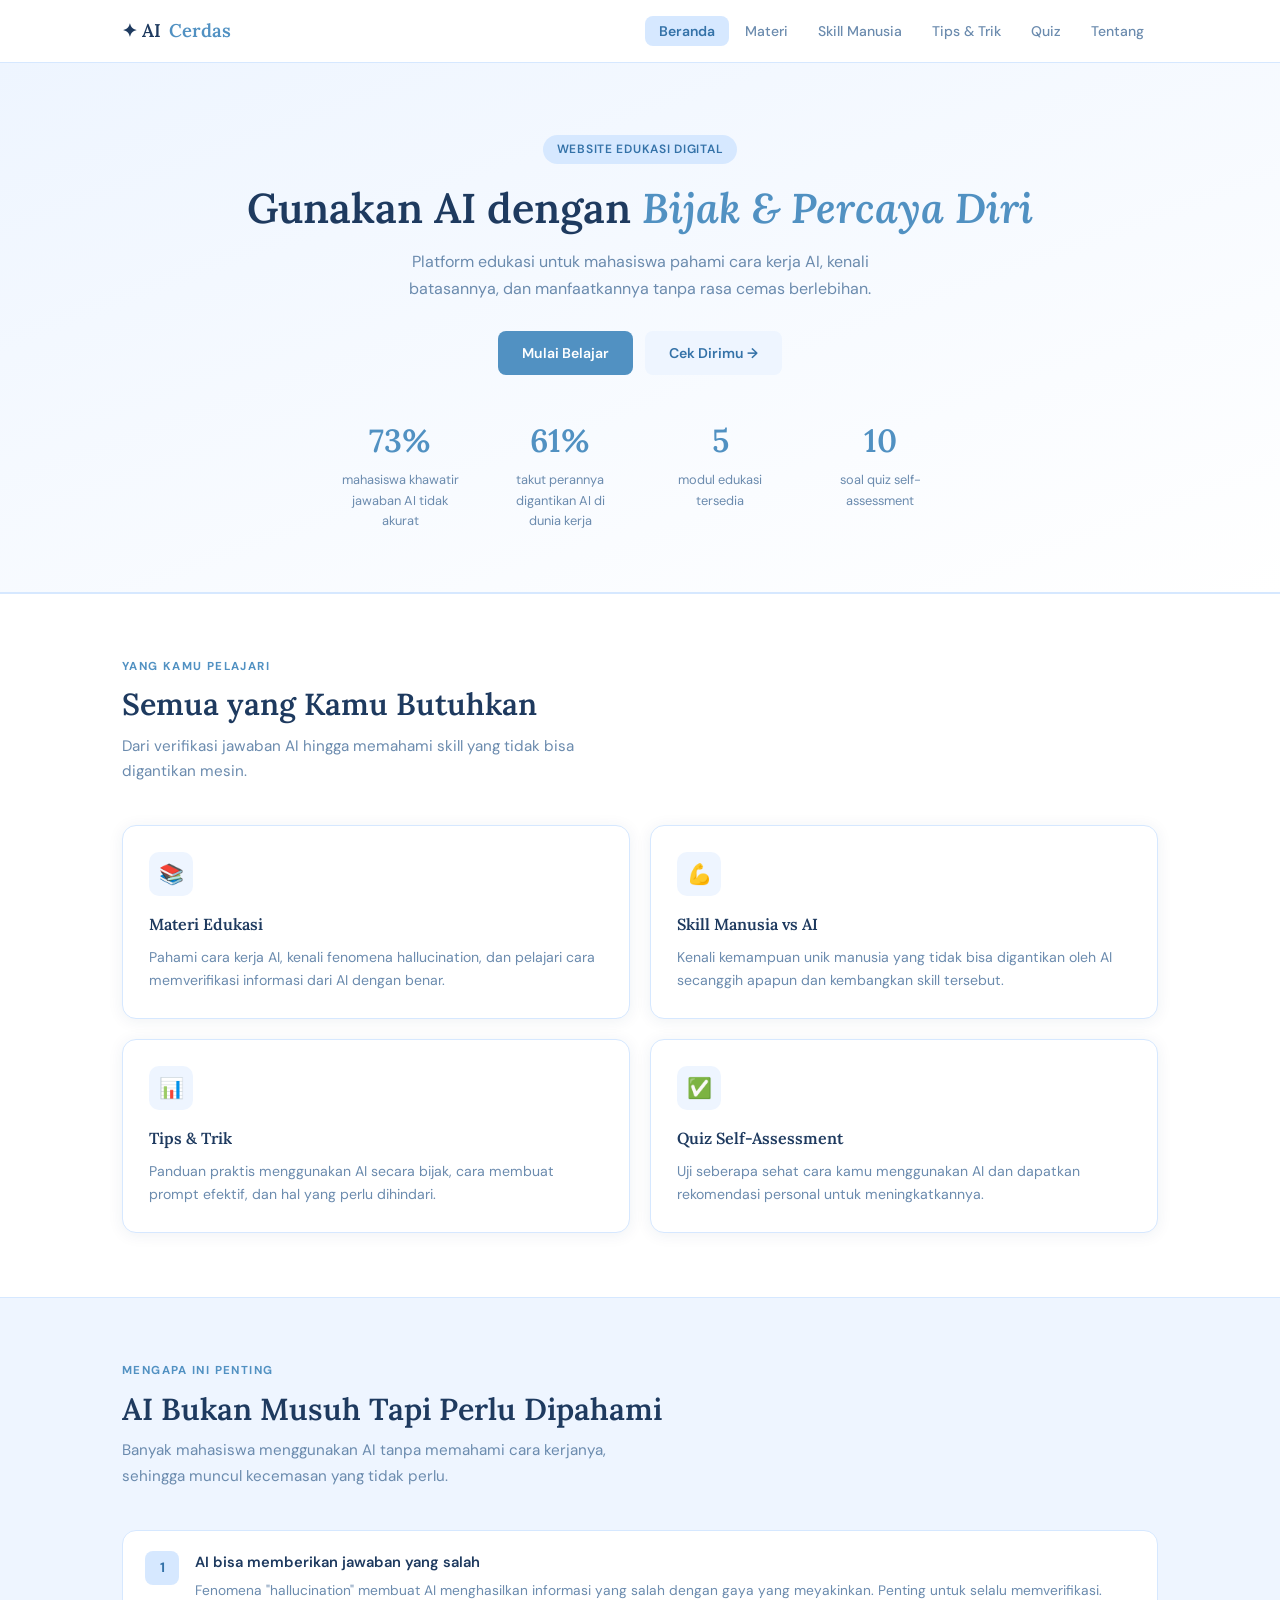
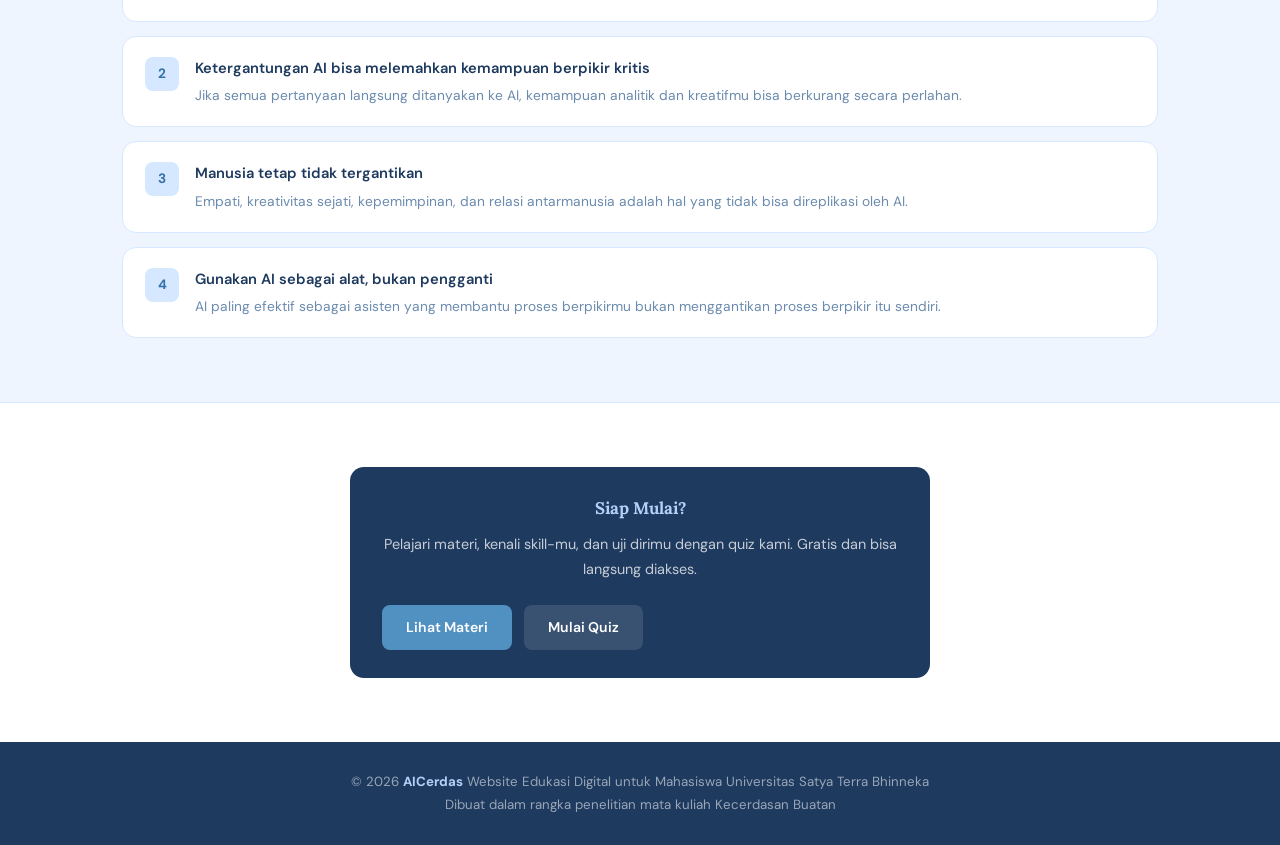
<file: index.html>
<!DOCTYPE html>
<html lang="id">
<head>
  <meta charset="UTF-8">
  <meta name="viewport" content="width=device-width, initial-scale=1.0">
  <title>AICerdas – Edukasi Penggunaan AI untuk Mahasiswa</title>
  <link rel="stylesheet" href="style.css">
</head>
<body>

<nav>
  <div class="nav-inner">
    <a href="index.html" class="nav-logo">✦ AI<em>Cerdas</em></a>
    <div class="hamburger" onclick="toggleNav()" id="ham">
  <span></span><span></span><span></span>
</div>
    <ul class="nav-links">
      <li><a href="index.html" class="active">Beranda</a></li>
      <li><a href="materi.html">Materi</a></li>
      <li><a href="skill.html">Skill Manusia</a></li>
      <li><a href="tips.html">Tips & Trik</a></li>
      <li><a href="quiz.html">Quiz</a></li>
      <li><a href="tentang.html">Tentang</a></li>
    </ul>
  </div>
</nav>

<!-- Hero -->
<div class="page-header" style="padding: 72px 32px 60px;">
  <div class="badge">Website Edukasi Digital</div>
  <h1>Gunakan AI dengan <em>Bijak & Percaya Diri</em></h1>
  <p>Platform edukasi untuk mahasiswa pahami cara kerja AI, kenali batasannya, dan manfaatkannya tanpa rasa cemas berlebihan.</p>
  <div style="margin-top: 28px; display: flex; gap: 12px; justify-content: center; flex-wrap: wrap;">
    <a href="materi.html" class="btn btn-primary">Mulai Belajar</a>
    <a href="quiz.html" class="btn btn-soft">Cek Dirimu →</a>
  </div>
  <div class="stat-row">
    <div class="stat-item">
      <div class="stat-num">73%</div>
      <div class="stat-label">mahasiswa khawatir jawaban AI tidak akurat</div>
    </div>
    <div class="stat-item">
      <div class="stat-num">61%</div>
      <div class="stat-label">takut perannya digantikan AI di dunia kerja</div>
    </div>
    <div class="stat-item">
      <div class="stat-num">5</div>
      <div class="stat-label">modul edukasi tersedia</div>
    </div>
    <div class="stat-item">
      <div class="stat-num">10</div>
      <div class="stat-label">soal quiz self-assessment</div>
    </div>
  </div>
</div>

<div class="divider"></div>

<!-- Fitur -->
<div class="section">
  <div class="container">
    <div class="section-label">Yang Kamu Pelajari</div>
    <h2 class="section-title">Semua yang Kamu Butuhkan</h2>
    <p class="section-desc">Dari verifikasi jawaban AI hingga memahami skill yang tidak bisa digantikan mesin.</p>

    <div class="grid-2" style="grid-template-columns: repeat(2,1fr);">
      <a href="materi.html" style="text-decoration:none;">
        <div class="card">
          <div class="card-icon">📚</div>
          <h3>Materi Edukasi</h3>
          <p>Pahami cara kerja AI, kenali fenomena hallucination, dan pelajari cara memverifikasi informasi dari AI dengan benar.</p>
        </div>
      </a>
      <a href="skill.html" style="text-decoration:none;">
        <div class="card">
          <div class="card-icon">💪</div>
          <h3>Skill Manusia vs AI</h3>
          <p>Kenali kemampuan unik manusia yang tidak bisa digantikan oleh AI secanggih apapun dan kembangkan skill tersebut.</p>
        </div>
      </a>
      <a href="tips.html" style="text-decoration:none;">
        <div class="card">
          <div class="card-icon">📊</div>
          <h3>Tips & Trik</h3>
          <p>Panduan praktis menggunakan AI secara bijak, cara membuat prompt efektif, dan hal yang perlu dihindari.</p>
        </div>
      </a>
      <a href="quiz.html" style="text-decoration:none;">
        <div class="card">
          <div class="card-icon">✅</div>
          <h3>Quiz Self-Assessment</h3>
          <p>Uji seberapa sehat cara kamu menggunakan AI dan dapatkan rekomendasi personal untuk meningkatkannya.</p>
        </div>
      </a>
    </div>
  </div>
</div>

<div class="divider"></div>

<!-- Mengapa penting -->
<div class="section-alt">
  <div class="container">
    <div class="section-label">Mengapa Ini Penting</div>
    <h2 class="section-title">AI Bukan Musuh Tapi Perlu Dipahami</h2>
    <p class="section-desc">Banyak mahasiswa menggunakan AI tanpa memahami cara kerjanya, sehingga muncul kecemasan yang tidak perlu.</p>

    <div class="steps">
      <div class="step">
        <div class="step-num">1</div>
        <div>
          <h4>AI bisa memberikan jawaban yang salah</h4>
          <p>Fenomena "hallucination" membuat AI menghasilkan informasi yang salah dengan gaya yang meyakinkan. Penting untuk selalu memverifikasi.</p>
        </div>
      </div>
      <div class="step">
        <div class="step-num">2</div>
        <div>
          <h4>Ketergantungan AI bisa melemahkan kemampuan berpikir kritis</h4>
          <p>Jika semua pertanyaan langsung ditanyakan ke AI, kemampuan analitik dan kreatifmu bisa berkurang secara perlahan.</p>
        </div>
      </div>
      <div class="step">
        <div class="step-num">3</div>
        <div>
          <h4>Manusia tetap tidak tergantikan</h4>
          <p>Empati, kreativitas sejati, kepemimpinan, dan relasi antarmanusia adalah hal yang tidak bisa direplikasi oleh AI.</p>
        </div>
      </div>
      <div class="step">
        <div class="step-num">4</div>
        <div>
          <h4>Gunakan AI sebagai alat, bukan pengganti</h4>
          <p>AI paling efektif sebagai asisten yang membantu proses berpikirmu bukan menggantikan proses berpikir itu sendiri.</p>
        </div>
      </div>
    </div>
  </div>
</div>

<div class="divider"></div>

<!-- CTA -->
<div class="section">
  <div class="container" style="text-align: center;">
    <div class="info-box-dark" style="max-width: 580px; margin: 0 auto;">
      <h3>Siap Mulai?</h3>
      <p style="margin-bottom: 24px;">Pelajari materi, kenali skill-mu, dan uji dirimu dengan quiz kami. Gratis dan bisa langsung diakses.</p>
      <div style="display: flex; gap: 12px; flex-wrap: wrap;">
        <a href="materi.html" class="btn btn-primary">Lihat Materi</a>
        <a href="quiz.html" class="btn" style="background: rgba(255,255,255,0.12); color: white;">Mulai Quiz</a>
      </div>
    </div>
  </div>
</div>

<footer>
  <p>© 2026 <strong>AICerdas</strong> Website Edukasi Digital untuk Mahasiswa Universitas Satya Terra Bhinneka</p>
  <p>Dibuat dalam rangka penelitian mata kuliah Kecerdasan Buatan</p>
</footer>
<script>
function toggleNav() {
  document.querySelector('.nav-links').classList.toggle('open');
}
</script>
</body>
</html>
</file>
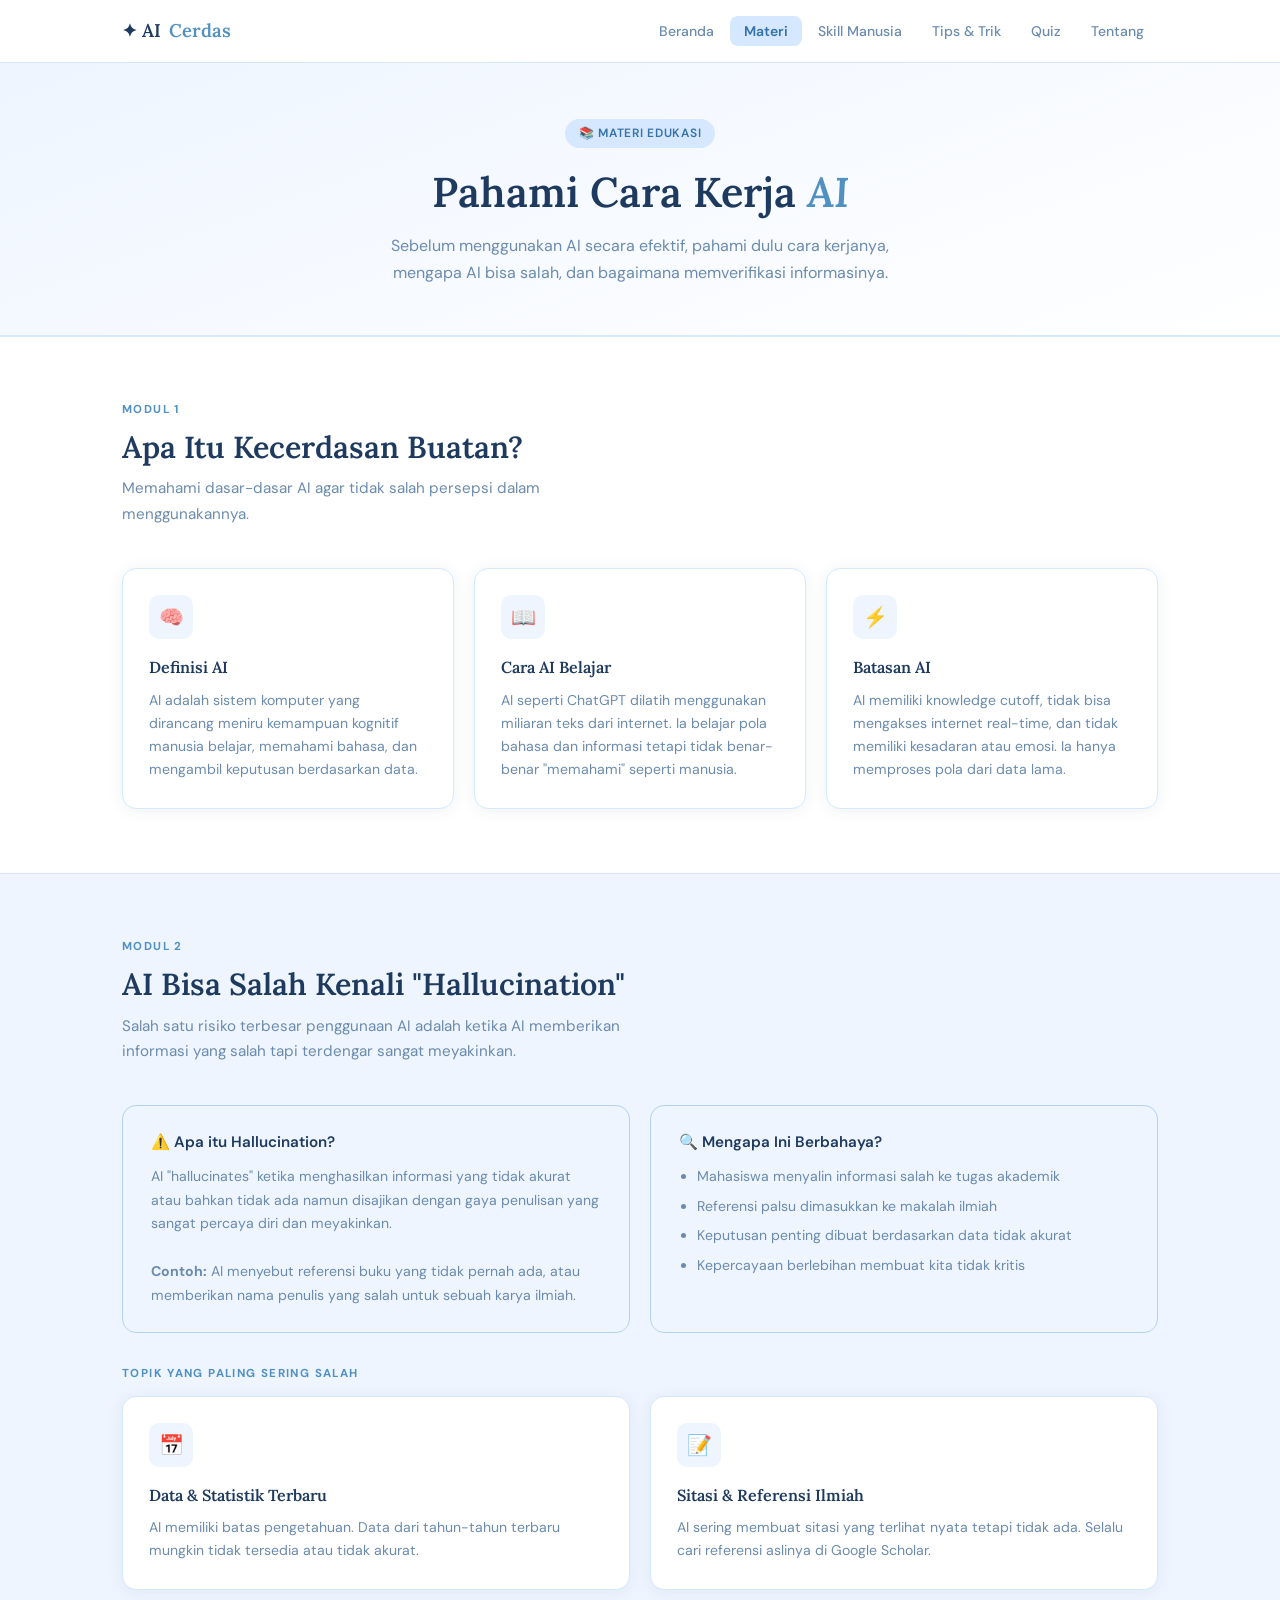
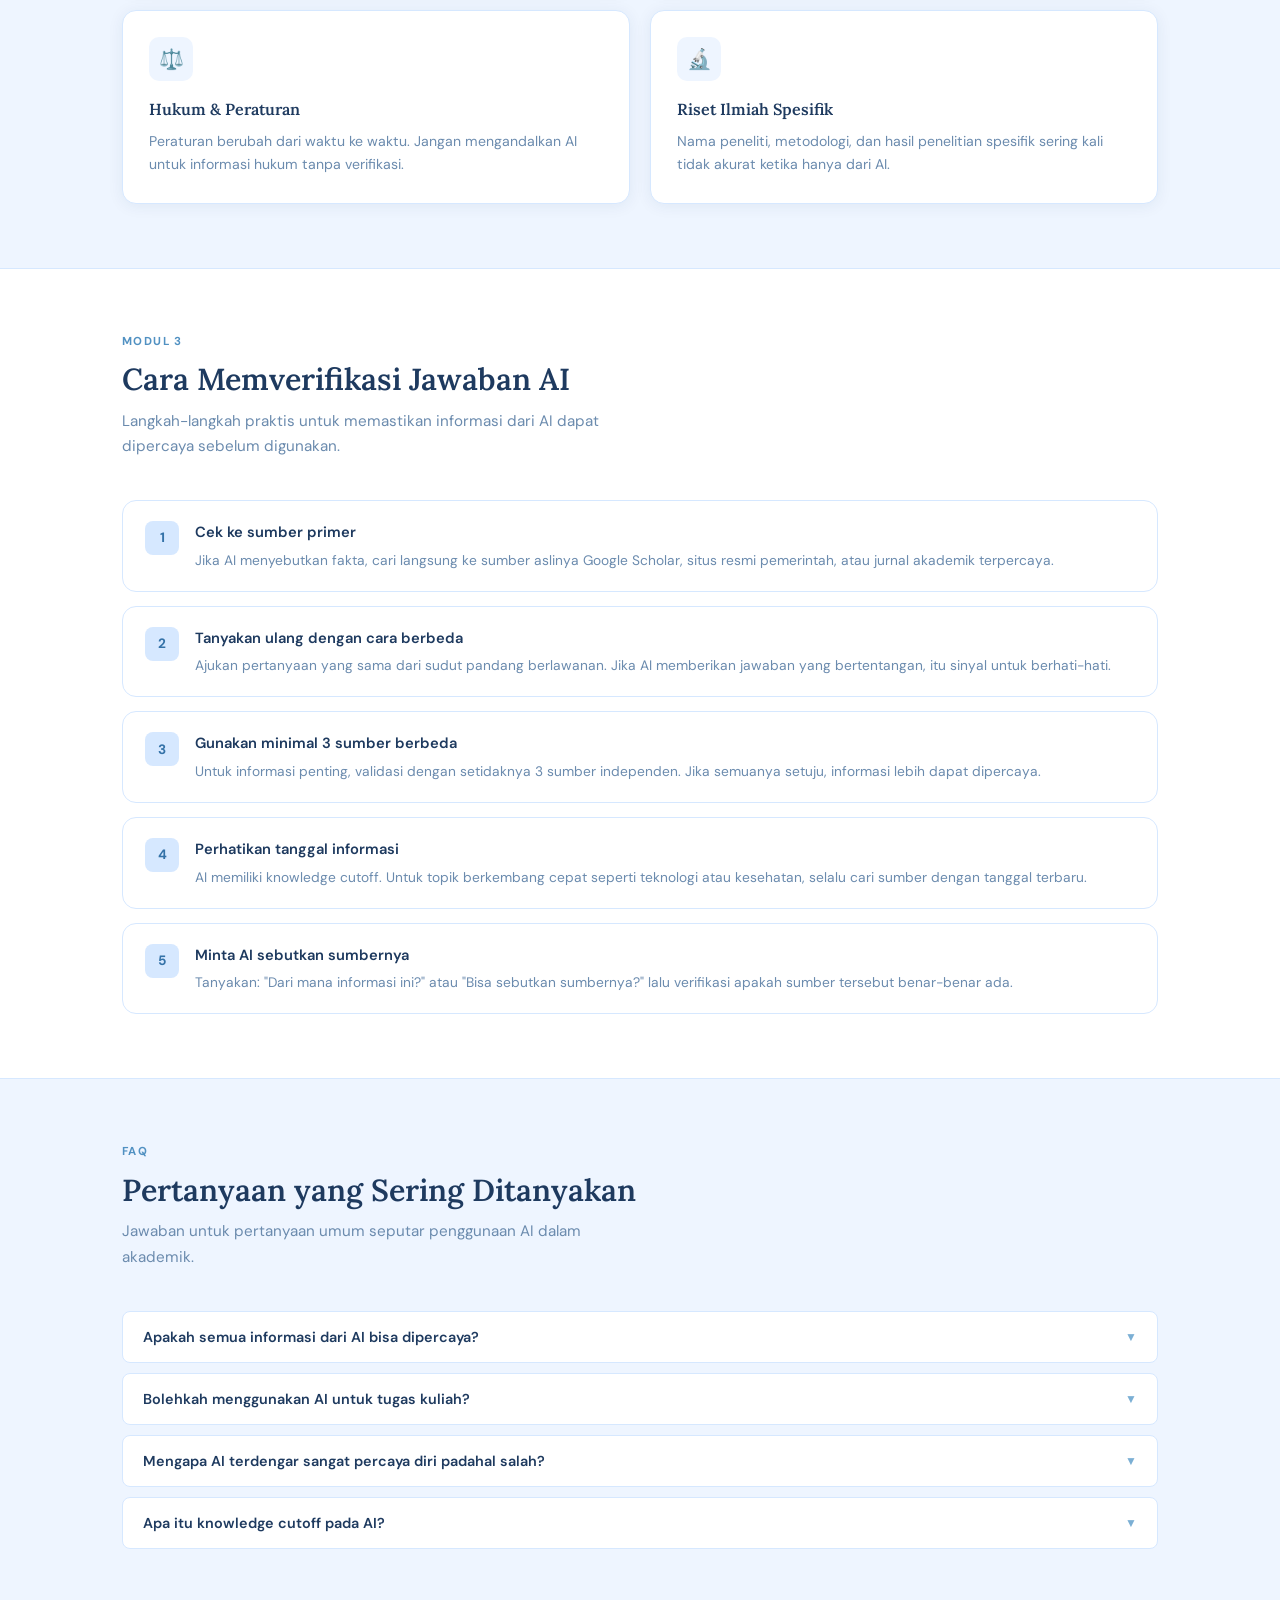
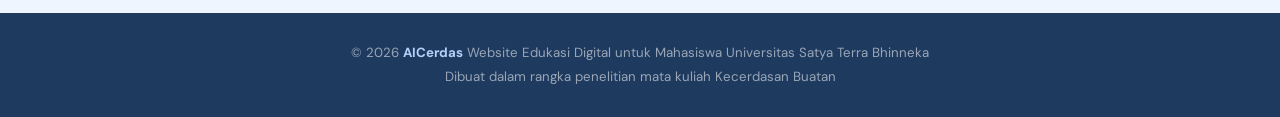
<file: materi.html>
<!DOCTYPE html>
<html lang="id">
<head>
  <meta charset="UTF-8">
  <meta name="viewport" content="width=device-width, initial-scale=1.0">
  <title>Materi – AICerdas</title>
  <link rel="stylesheet" href="style.css">
</head>
<body>

<nav>
  <div class="nav-inner">
    <a href="index.html" class="nav-logo">✦ AI<em>Cerdas</em></a>
    <div class="hamburger" onclick="toggleNav()" id="ham">
  <span></span><span></span><span></span>
</div>
    <ul class="nav-links">
      <li><a href="index.html">Beranda</a></li>
      <li><a href="materi.html" class="active">Materi</a></li>
      <li><a href="skill.html">Skill Manusia</a></li>
      <li><a href="tips.html">Tips & Trik</a></li>
      <li><a href="quiz.html">Quiz</a></li>
      <li><a href="tentang.html">Tentang</a></li>
    </ul>
  </div>
</nav>

<div class="page-header">
  <div class="badge">📚 Materi Edukasi</div>
  <h1>Pahami Cara Kerja <em>AI</em></h1>
  <p>Sebelum menggunakan AI secara efektif, pahami dulu cara kerjanya, mengapa AI bisa salah, dan bagaimana memverifikasi informasinya.</p>
</div>

<div class="divider"></div>

<!-- Modul 1 -->
<div class="section">
  <div class="container">
    <div class="section-label">Modul 1</div>
    <h2 class="section-title">Apa Itu Kecerdasan Buatan?</h2>
    <p class="section-desc">Memahami dasar-dasar AI agar tidak salah persepsi dalam menggunakannya.</p>

    <div class="grid-3">
      <div class="card">
        <div class="card-icon">🧠</div>
        <h3>Definisi AI</h3>
        <p>AI adalah sistem komputer yang dirancang meniru kemampuan kognitif manusia belajar, memahami bahasa, dan mengambil keputusan berdasarkan data.</p>
      </div>
      <div class="card">
        <div class="card-icon">📖</div>
        <h3>Cara AI Belajar</h3>
        <p>AI seperti ChatGPT dilatih menggunakan miliaran teks dari internet. Ia belajar pola bahasa dan informasi tetapi tidak benar-benar "memahami" seperti manusia.</p>
      </div>
      <div class="card">
        <div class="card-icon">⚡</div>
        <h3>Batasan AI</h3>
        <p>AI memiliki knowledge cutoff, tidak bisa mengakses internet real-time, dan tidak memiliki kesadaran atau emosi. Ia hanya memproses pola dari data lama.</p>
      </div>
    </div>
  </div>
</div>

<div class="divider"></div>

<!-- Modul 2 -->
<div class="section-alt">
  <div class="container">
    <div class="section-label">Modul 2</div>
    <h2 class="section-title">AI Bisa Salah Kenali "Hallucination"</h2>
    <p class="section-desc">Salah satu risiko terbesar penggunaan AI adalah ketika AI memberikan informasi yang salah tapi terdengar sangat meyakinkan.</p>

    <div class="grid-2" style="margin-bottom: 32px;">
      <div class="info-box">
        <h3>⚠️ Apa itu Hallucination?</h3>
        <p>AI "hallucinates" ketika menghasilkan informasi yang tidak akurat atau bahkan tidak ada namun disajikan dengan gaya penulisan yang sangat percaya diri dan meyakinkan.</p>
        <br>
        <p><strong>Contoh:</strong> AI menyebut referensi buku yang tidak pernah ada, atau memberikan nama penulis yang salah untuk sebuah karya ilmiah.</p>
      </div>
      <div class="info-box">
        <h3>🔍 Mengapa Ini Berbahaya?</h3>
        <ul>
          <li>Mahasiswa menyalin informasi salah ke tugas akademik</li>
          <li>Referensi palsu dimasukkan ke makalah ilmiah</li>
          <li>Keputusan penting dibuat berdasarkan data tidak akurat</li>
          <li>Kepercayaan berlebihan membuat kita tidak kritis</li>
        </ul>
      </div>
    </div>

    <div class="section-label" style="margin-bottom: 12px;">Topik yang Paling Sering Salah</div>
    <div class="grid-2">
      <div class="card">
        <div class="card-icon">📅</div>
        <h3>Data & Statistik Terbaru</h3>
        <p>AI memiliki batas pengetahuan. Data dari tahun-tahun terbaru mungkin tidak tersedia atau tidak akurat.</p>
      </div>
      <div class="card">
        <div class="card-icon">📝</div>
        <h3>Sitasi & Referensi Ilmiah</h3>
        <p>AI sering membuat sitasi yang terlihat nyata tetapi tidak ada. Selalu cari referensi aslinya di Google Scholar.</p>
      </div>
      <div class="card">
        <div class="card-icon">⚖️</div>
        <h3>Hukum & Peraturan</h3>
        <p>Peraturan berubah dari waktu ke waktu. Jangan mengandalkan AI untuk informasi hukum tanpa verifikasi.</p>
      </div>
      <div class="card">
        <div class="card-icon">🔬</div>
        <h3>Riset Ilmiah Spesifik</h3>
        <p>Nama peneliti, metodologi, dan hasil penelitian spesifik sering kali tidak akurat ketika hanya dari AI.</p>
      </div>
    </div>
  </div>
</div>

<div class="divider"></div>

<!-- Modul 3 -->
<div class="section">
  <div class="container">
    <div class="section-label">Modul 3</div>
    <h2 class="section-title">Cara Memverifikasi Jawaban AI</h2>
    <p class="section-desc">Langkah-langkah praktis untuk memastikan informasi dari AI dapat dipercaya sebelum digunakan.</p>

    <div class="steps">
      <div class="step">
        <div class="step-num">1</div>
        <div>
          <h4>Cek ke sumber primer</h4>
          <p>Jika AI menyebutkan fakta, cari langsung ke sumber aslinya Google Scholar, situs resmi pemerintah, atau jurnal akademik terpercaya.</p>
        </div>
      </div>
      <div class="step">
        <div class="step-num">2</div>
        <div>
          <h4>Tanyakan ulang dengan cara berbeda</h4>
          <p>Ajukan pertanyaan yang sama dari sudut pandang berlawanan. Jika AI memberikan jawaban yang bertentangan, itu sinyal untuk berhati-hati.</p>
        </div>
      </div>
      <div class="step">
        <div class="step-num">3</div>
        <div>
          <h4>Gunakan minimal 3 sumber berbeda</h4>
          <p>Untuk informasi penting, validasi dengan setidaknya 3 sumber independen. Jika semuanya setuju, informasi lebih dapat dipercaya.</p>
        </div>
      </div>
      <div class="step">
        <div class="step-num">4</div>
        <div>
          <h4>Perhatikan tanggal informasi</h4>
          <p>AI memiliki knowledge cutoff. Untuk topik berkembang cepat seperti teknologi atau kesehatan, selalu cari sumber dengan tanggal terbaru.</p>
        </div>
      </div>
      <div class="step">
        <div class="step-num">5</div>
        <div>
          <h4>Minta AI sebutkan sumbernya</h4>
          <p>Tanyakan: "Dari mana informasi ini?" atau "Bisa sebutkan sumbernya?" lalu verifikasi apakah sumber tersebut benar-benar ada.</p>
        </div>
      </div>
    </div>
  </div>
</div>

<div class="divider"></div>

<!-- FAQ -->
<div class="section-alt">
  <div class="container">
    <div class="section-label">FAQ</div>
    <h2 class="section-title">Pertanyaan yang Sering Ditanyakan</h2>
    <p class="section-desc">Jawaban untuk pertanyaan umum seputar penggunaan AI dalam akademik.</p>

    <div class="accordion">
      <div class="accordion-item">
        <button class="accordion-btn" onclick="toggle(this)">Apakah semua informasi dari AI bisa dipercaya? <span class="arrow">▼</span></button>
        <div class="accordion-body">Tidak. AI menghasilkan teks berdasarkan pola statistik, bukan pemahaman mendalam. Informasi dari AI perlu selalu diverifikasi, terutama untuk fakta spesifik seperti angka, nama, tanggal, atau referensi ilmiah.</div>
      </div>
      <div class="accordion-item">
        <button class="accordion-btn" onclick="toggle(this)">Bolehkah menggunakan AI untuk tugas kuliah? <span class="arrow">▼</span></button>
        <div class="accordion-body">Tergantung kebijakan dosen dan kampus. Secara etis, AI sebaiknya digunakan sebagai alat bantu untuk brainstorming, mencari perspektif awal, atau memeriksa grammar bukan untuk menghasilkan seluruh tugas tanpa proses berpikir sendiri.</div>
      </div>
      <div class="accordion-item">
        <button class="accordion-btn" onclick="toggle(this)">Mengapa AI terdengar sangat percaya diri padahal salah? <span class="arrow">▼</span></button>
        <div class="accordion-body">AI dilatih untuk menghasilkan teks yang koheren dan natural. Gaya penulisan yang percaya diri adalah bagian dari pola bahasa yang dipelajari bukan karena AI "tahu" informasinya benar. Itulah mengapa kita tidak bisa menilai kebenaran dari cara AI menyajikan informasi.</div>
      </div>
      <div class="accordion-item">
        <button class="accordion-btn" onclick="toggle(this)">Apa itu knowledge cutoff pada AI? <span class="arrow">▼</span></button>
        <div class="accordion-body">Knowledge cutoff adalah batas tanggal terakhir data yang digunakan untuk melatih AI. Setelah tanggal tersebut, AI tidak mengetahui perkembangan terbaru. Misalnya, jika cutoff-nya 2023, AI tidak tahu kejadian atau penelitian yang dipublikasikan setelah itu.</div>
      </div>
    </div>
  </div>
</div>

<footer>
  <p>© 2026 <strong>AICerdas</strong> Website Edukasi Digital untuk Mahasiswa Universitas Satya Terra Bhinneka</p>
  <p>Dibuat dalam rangka penelitian mata kuliah Kecerdasan Buatan</p>
</footer>

<script>
function toggle(btn) {
  const body = btn.nextElementSibling;
  const open = btn.classList.contains('open');
  document.querySelectorAll('.accordion-btn').forEach(b => { b.classList.remove('open'); b.nextElementSibling.classList.remove('open'); });
  if (!open) { btn.classList.add('open'); body.classList.add('open'); }
}
</script>
  <script>
function toggleNav() {
  document.querySelector('.nav-links').classList.toggle('open');
}
</script>
</body>
</html>
</file>
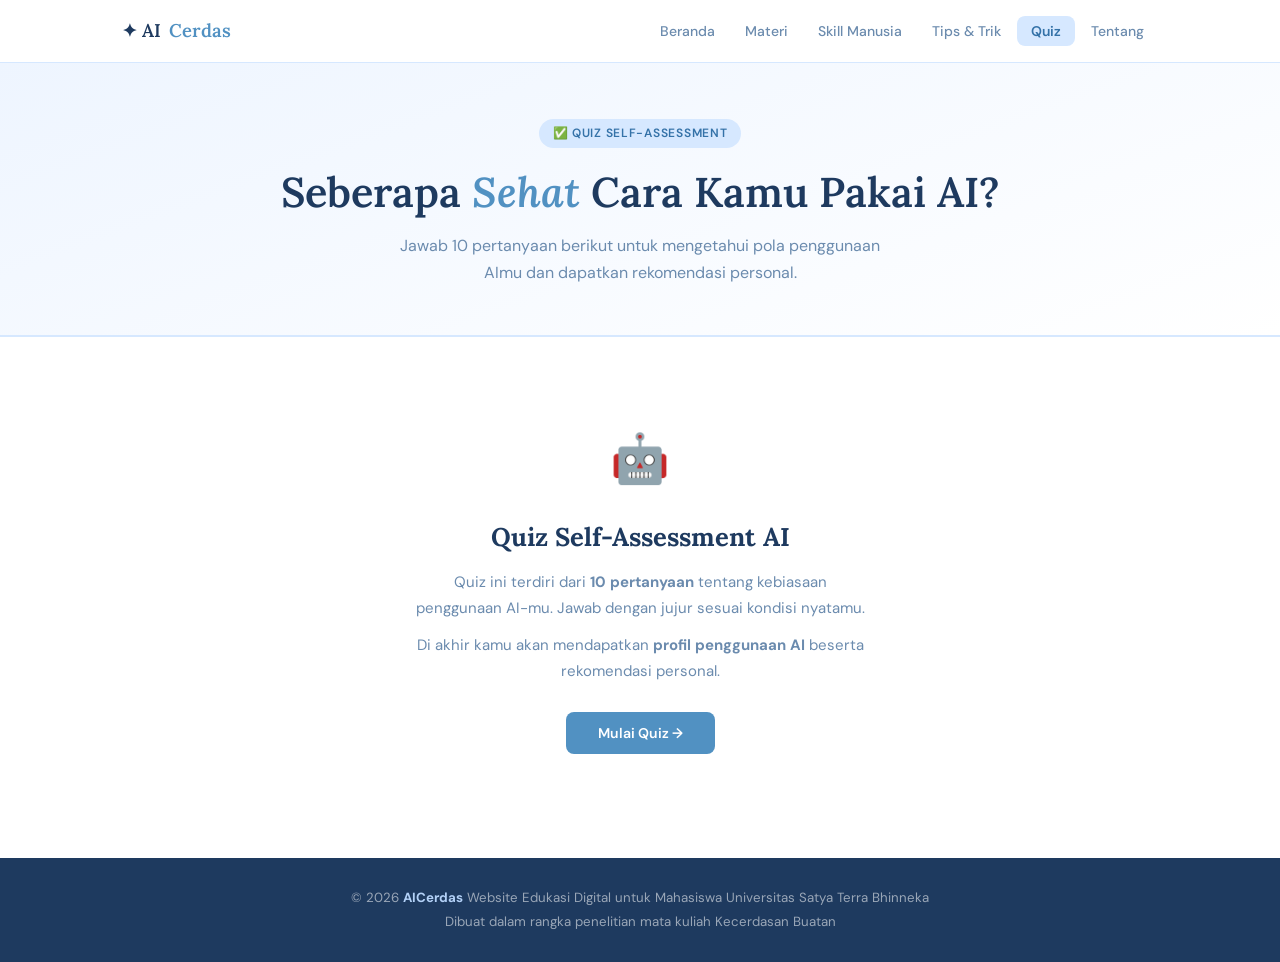
<file: quiz.html>
<!DOCTYPE html>
<html lang="id">
<head>
  <meta charset="UTF-8">
  <meta name="viewport" content="width=device-width, initial-scale=1.0">
  <title>Quiz – AICerdas</title>
  <link rel="stylesheet" href="style.css">
</head>
<body>

<nav>
  <div class="nav-inner">
    <a href="index.html" class="nav-logo">✦ AI<em>Cerdas</em></a>
    <ul class="nav-links">
      <li><a href="index.html">Beranda</a></li>
      <li><a href="materi.html">Materi</a></li>
      <li><a href="skill.html">Skill Manusia</a></li>
      <li><a href="tips.html">Tips & Trik</a></li>
      <li><a href="quiz.html" class="active">Quiz</a></li>
      <li><a href="tentang.html">Tentang</a></li>
    </ul>
  </div>
</nav>

<div class="page-header">
  <div class="badge">✅ Quiz Self-Assessment</div>
  <h1>Seberapa <em>Sehat</em> Cara Kamu Pakai AI?</h1>
  <p>Jawab 10 pertanyaan berikut untuk mengetahui pola penggunaan AImu dan dapatkan rekomendasi personal.</p>
</div>

<div class="divider"></div>

<div class="section">
  <div class="container">
    <div class="quiz-wrap">

      <!-- Start -->
      <div id="start">
        <div style="text-align: center; padding: 20px 0 40px;">
          <div style="font-size: 3rem; margin-bottom: 20px;">🤖</div>
          <h2 style="font-family:'Lora',serif; font-size:1.6rem; color:var(--navy); margin-bottom:12px;">Quiz Self-Assessment AI</h2>
          <p style="color:var(--text-sm); max-width:460px; margin: 0 auto 12px; line-height:1.7;">Quiz ini terdiri dari <strong>10 pertanyaan</strong> tentang kebiasaan penggunaan AI-mu. Jawab dengan jujur sesuai kondisi nyatamu.</p>
          <p style="color:var(--text-sm); max-width:460px; margin: 0 auto 28px; line-height:1.7;">Di akhir kamu akan mendapatkan <strong>profil penggunaan AI</strong> beserta rekomendasi personal.</p>
          <button class="btn btn-primary" style="padding: 12px 32px;" onclick="start()">Mulai Quiz →</button>
        </div>
      </div>

      <!-- Quiz -->
      <div id="quiz" style="display:none;">
        <div class="quiz-progress"><div class="quiz-bar" id="bar" style="width:10%"></div></div>
        <div class="quiz-card">
          <div class="quiz-counter" id="counter">Pertanyaan 1 dari 10</div>
          <div class="quiz-q" id="qtext"></div>
          <div class="quiz-opts" id="opts"></div>
          <div class="quiz-feedback" id="feedback"></div>
          <div class="quiz-nav">
            <button class="btn btn-primary" id="nextbtn" onclick="next()" style="display:none;">Lanjut →</button>
          </div>
        </div>
      </div>

      <!-- Result -->
      <div id="result" style="display:none;">
        <div class="quiz-card" style="text-align:center; padding: 40px 32px;">
          <div style="font-size:2.8rem; margin-bottom:16px;" id="remoji"></div>
          <div class="score-big"><span id="scorenum">0</span><span>/30</span></div>
          <h3 style="font-family:'Lora',serif; font-size:1.3rem; color:var(--navy); margin: 16px 0 8px;" id="rtitle"></h3>
          <p style="color:var(--text-sm); line-height:1.7; margin-bottom:24px; max-width:480px; margin-left:auto; margin-right:auto;" id="rdesc"></p>

          <div style="background:var(--blue-100); border:1px solid var(--blue-200); border-radius:var(--radius); padding:22px 24px; text-align:left; margin-bottom:28px;">
            <div style="font-size:0.82rem; font-weight:700; color:var(--navy); margin-bottom:10px; letter-spacing:0.05em; text-transform:uppercase;">💡 Rekomendasi untuk Kamu</div>
            <ul id="rtips" style="padding-left:18px; color:var(--text-sm); font-size:0.87rem; line-height:1.8;"></ul>
          </div>

          <div style="display:flex; gap:10px; justify-content:center; flex-wrap:wrap;">
            <button class="btn btn-primary" onclick="restart()">🔁 Ulangi Quiz</button>
            <a href="tips.html" class="btn btn-soft">Lihat Tips & Trik</a>
          </div>
        </div>
      </div>

    </div>
  </div>
</div>

<footer>
  <p>© 2026 <strong>AICerdas</strong> Website Edukasi Digital untuk Mahasiswa Universitas Satya Terra Bhinneka</p>
  <p>Dibuat dalam rangka penelitian mata kuliah Kecerdasan Buatan</p>
</footer>

<script>
const qs = [
  {
    q: "Ketika mendapat tugas kuliah, apa yang pertama kali kamu lakukan?",
    opts: ["Langsung tanya AI dan copy hasilnya","Coba kerjakan sendiri dulu, baru tanya AI jika buntu","Tanya AI untuk gambaran awal, lalu kembangkan sendiri","Tidak pernah menggunakan AI untuk tugas"],
    scores: [0,3,2,1],
    fb: ["Menggunakan AI langsung tanpa proses berpikir dapat menghambat perkembanganmu. Coba kerjakan sendiri dulu minimal 15 menit sebelum bertanya ke AI.","Bagus! Mengerjakan sendiri dulu adalah kebiasaan yang sangat baik.","Pendekatan yang seimbang! Mendapat gambaran awal lalu dikembangkan sendiri adalah cara efektif.","Mengerjakan mandiri sangat baik, tapi AI yang digunakan bijak juga bisa bantu produktivitasmu."]
  },
  {
    q: "Saat AI memberikan informasi atau fakta, apa yang kamu lakukan?",
    opts: ["Langsung percaya dan gunakan tanpa cek ulang","Kadang cek, kadang tidak tergantung urgensinya","Selalu verifikasi ke minimal satu sumber lain","Selalu verifikasi ke beberapa sumber terpercaya"],
    scores: [0,1,2,3],
    fb: ["Ini berbahaya! AI bisa 'hallucinate' — selalu verifikasi fakta penting.","Lebih baik selalu verifikasi, terutama untuk tugas atau keputusan penting.","Bagus! Satu sumber verifikasi sudah baik, coba tambah ke 2-3 sumber untuk hal penting.","Excellent! Memverifikasi ke beberapa sumber adalah standar tertinggi."]
  },
  {
    q: "Seberapa sering kamu mencantumkan referensi dari AI langsung ke tugas akademik?",
    opts: ["Sering, langsung copy sitasi yang diberikan AI","Kadang-kadang jika terdengar meyakinkan","Jarang, biasanya saya cari referensi aslinya","Tidak pernah, selalu cari sumber asli"],
    scores: [0,1,2,3],
    fb: ["Hati-hati! AI sering membuat sitasi palsu yang terdengar nyata. Selalu cari referensi aslinya di Google Scholar.","Tetap verifikasi ya! Referensi yang 'terdengar meyakinkan' dari AI bisa saja tidak ada.","Kebiasaan yang baik! Mencari referensi asli memastikan integritas akademik tugasmu.","Sangat bertanggung jawab! Selalu mencari sumber asli adalah standar integritas tertinggi."]
  },
  {
    q: "Bagaimana perasaanmu ketika harus mengerjakan tugas TANPA bantuan AI?",
    opts: ["Sangat cemas dan tidak percaya diri","Agak kesulitan tapi masih bisa","Bisa, meski butuh waktu lebih lama","Sangat nyaman, AI hanya bonus"],
    scores: [0,1,2,3],
    fb: ["Kecemasan tinggi tanpa AI adalah tanda ketergantungan. Coba sengaja kerjakan beberapa tugas tanpa AI untuk membangun kepercayaan dirimu kembali.","Masih dalam batas wajar, tapi perlu dilatih. Tantang dirimu untuk lebih sering mengerjakan mandiri.","Bagus! Kamu masih memiliki kemandirian akademik yang baik.","Luar biasa! Kemandirian seperti ini adalah fondasi yang kuat untuk masa depanmu."]
  },
  {
    q: "Ketika AI memberikan jawaban yang berbeda dari pemahamanmu, apa yang kamu lakukan?",
    opts: ["Langsung percaya AI dan ubah pemahamanku","Bingung dan tidak tahu harus percaya yang mana","Cari sumber ketiga untuk memvalidasi","Analisis keduanya secara kritis dan cari bukti pendukung"],
    scores: [0,1,2,3],
    fb: ["Kamu tidak harus selalu mempercayai AI. Pemahamanmu bisa saja benar! Selalu cari sumber tambahan saat ada perbedaan.","Kebingungan ini normal. Solusinya adalah mencari sumber ketiga yang terpercaya.","Tepat! Mencari validasi dari sumber ketiga adalah cara yang sangat baik.","Sempurna! Analisis kritis dengan mencari bukti pendukung adalah pendekatan ilmiah yang ideal."]
  },
  {
    q: "Seberapa sering kamu menggunakan AI dalam satu hari untuk keperluan akademik?",
    opts: ["Hampir setiap aktivitas akademik pakai AI","Beberapa kali sehari untuk tugas-tugas tertentu","Hanya ketika benar-benar membutuhkan","Sangat jarang atau tidak pernah"],
    scores: [0,2,3,1],
    fb: ["Penggunaan di hampir semua aktivitas berisiko membuat kemampuan mandirimu menurun. Coba tetapkan batasan kapan boleh menggunakan AI.","Penggunaan yang terukur dan bertujuan! Ini adalah pola yang sehat.","Penggunaan yang selektif menunjukkan kemampuan berpikir mandiri yang kuat.","Jarang menggunakan AI bisa membuat kamu ketinggalan tools bermanfaat. AI yang digunakan bijak bisa meningkatkan produktivitas."]
  },
  {
    q: "Bagaimana cara kamu membuat prompt (pertanyaan) ke AI?",
    opts: ["Seadanya, langsung ketik pertanyaan singkat","Cukup jelas tapi jarang memberikan konteks lengkap","Selalu memberikan konteks dan tujuan yang jelas","Merancang prompt dengan detail, konteks, dan format yang diinginkan"],
    scores: [0,1,2,3],
    fb: ["Prompt yang kurang spesifik menghasilkan jawaban kurang relevan. Tambahkan konteks: siapa kamu, apa tujuanmu, format apa yang diinginkan.","Sudah cukup baik, tapi konteks yang lebih lengkap akan meningkatkan kualitas jawaban AI secara signifikan.","Bagus! Memberikan konteks yang jelas adalah kunci mendapatkan jawaban AI yang relevan.","Excellent! Kemampuan prompt engineering yang baik adalah skill berharga di era AI."]
  },
  {
    q: "Apa yang kamu lakukan untuk menjaga skill akademikmu di era AI?",
    opts: ["Tidak terlalu memikirkannya, AI ada untuk membantu","Sesekali latihan tanpa AI tapi tidak rutin","Secara sadar melatih kemampuan tertentu tanpa AI","Punya strategi jelas untuk menyeimbangkan AI dan pengembangan diri"],
    scores: [0,1,2,3],
    fb: ["Kemampuan akademik perlu terus dilatih agar tidak menurun. AI tidak akan selalu tersedia, dan kemampuan mandiri tetap menjadi nilai utamamu.","Lebih baik dari tidak sama sekali! Coba jadwalkan waktu khusus untuk berlatih tanpa AI secara rutin.","Kesadaran yang bagus! Melatih kemampuan secara sengaja adalah investasi jangka panjang.","Luar biasa! Strategi yang jelas menunjukkan kedewasaan dalam memanfaatkan teknologi."]
  },
  {
    q: "Bagaimana sikapmu terhadap privasi saat menggunakan AI?",
    opts: ["Tidak pernah memikirkannya, bebas memasukkan informasi apa saja","Tahu ada risiko tapi tetap memasukkan data sensitif","Berhati-hati dengan informasi personal dan data orang lain","Sangat sadar privasi, tidak pernah memasukkan data sensitif"],
    scores: [0,1,2,3],
    fb: ["Penting untuk sadar privasi! Data yang kamu masukkan ke AI bisa digunakan untuk pelatihan model.","Mengetahui risiko tapi tetap memasukkan data sensitif adalah kebiasaan berbahaya. Kesadaran saja tidak cukup.","Bagus! Berhati-hati dengan informasi sensitif adalah praktik digital yang bertanggung jawab.","Sangat baik! Kesadaran tinggi terhadap privasi digital adalah skill penting di era AI."]
  },
  {
    q: "Bagaimana kamu memandang peranmu di dunia kerja nanti di era AI?",
    opts: ["Sangat khawatir akan digantikan AI","Agak khawatir, tidak yakin dengan masa depan","Optimis, akan belajar berkolaborasi dengan AI","Sangat optimis, tahu skill manusia tidak tergantikan"],
    scores: [0,1,2,3],
    fb: ["Kecemasan tentang masa depan wajar, tapi ingat: empati, kreativitas, kepemimpinan tidak bisa digantikan AI. Fokuslah mengembangkan skill ini.","Ketidakpastian itu normal! Dengan terus belajar dan mengembangkan skill yang AI tidak bisa lakukan, masa depanmu tetap cerah.","Pandangan yang sehat! Kolaborasi manusia-AI adalah masa depan, dan kamu sudah siap untuk itu.","Mindset yang luar biasa! Keyakinan pada nilai unik manusia sambil terus belajar adalah resep sukses."]
  }
];

let cur = 0, scores = [], sel = null;

function start() {
  document.getElementById('start').style.display = 'none';
  document.getElementById('quiz').style.display = 'block';
  render();
}

function render() {
  sel = null;
  const q = qs[cur];
  document.getElementById('counter').textContent = `Pertanyaan ${cur+1} dari ${qs.length}`;
  document.getElementById('qtext').textContent = q.q;
  document.getElementById('bar').style.width = `${((cur+1)/qs.length)*100}%`;
  document.getElementById('nextbtn').style.display = 'none';
  const fb = document.getElementById('feedback');
  fb.className = 'quiz-feedback'; fb.textContent = '';
  const opts = document.getElementById('opts');
  opts.innerHTML = '';
  q.opts.forEach((o, i) => {
    const b = document.createElement('button');
    b.className = 'quiz-opt'; b.textContent = o;
    b.onclick = () => pick(i, b);
    opts.appendChild(b);
  });
}

function pick(i, btn) {
  if (sel !== null) return;
  sel = i;
  const q = qs[cur];
  scores.push(q.scores[i]);
  document.querySelectorAll('.quiz-opt').forEach(b => b.classList.remove('selected'));
  btn.classList.add('selected');
  const fb = document.getElementById('feedback');
  const good = q.scores[i] >= 2;
  fb.textContent = (good ? '✅ ' : '💡 ') + q.fb[i];
  fb.className = `quiz-feedback show ${good ? 'ok' : 'bad'}`;
  const nb = document.getElementById('nextbtn');
  nb.style.display = 'block';
  nb.textContent = cur < qs.length - 1 ? 'Lanjut →' : 'Lihat Hasil →';
}

function next() {
  cur++;
  if (cur < qs.length) { render(); }
  else { showResult(); }
}

function showResult() {
  document.getElementById('quiz').style.display = 'none';
  document.getElementById('result').style.display = 'block';
  const total = scores.reduce((a,b) => a+b, 0);
  const pct = (total / (qs.length * 3)) * 100;
  document.getElementById('scorenum').textContent = total;

  let emoji, title, desc, tips;
  if (pct >= 80) {
    emoji = '🌟'; title = 'Pengguna AI yang Sangat Bijak!';
    desc = 'Selamat! Kamu sudah menggunakan AI dengan cara yang sangat sehat dan bertanggung jawab. Kamu memiliki kesadaran tinggi tentang batasan AI dan tidak bergantung secara berlebihan.';
    tips = ['Bagikan kebiasaan baikmu ini kepada teman-temanmu','Terus tingkatkan skill prompt engineering','Pertimbangkan untuk mempelajari cara kerja AI lebih mendalam'];
  } else if (pct >= 60) {
    emoji = '👍'; title = 'Pengguna AI yang Cukup Bijak';
    desc = 'Kamu sudah berada di jalur yang baik! Sebagian besar kebiasaanmu sudah sehat, meski ada beberapa area yang masih bisa ditingkatkan.';
    tips = ['Tingkatkan kebiasaan verifikasi informasi dari AI ke sumber primer','Latih diri untuk lebih sering mengerjakan tugas tanpa AI terlebih dahulu','Pelajari teknik prompt engineering untuk hasil yang lebih relevan'];
  } else if (pct >= 40) {
    emoji = '⚠️'; title = 'Perlu Perhatian dalam Penggunaan AI';
    desc = 'Ada beberapa kebiasaan yang perlu diperbaiki. Dengan kesadaran dan latihan, kamu bisa meningkatkan pola penggunaan AI menjadi lebih sehat.';
    tips = ['Biasakan verifikasi semua fakta penting dari AI ke sumber lain','Coba kerjakan tugas sendiri dulu sebelum bertanya ke AI','Baca modul "AI Bisa Salah" di halaman Materi kami','Jadwalkan waktu tanpa AI untuk melatih kemampuan mandirimu'];
  } else {
    emoji = '🆘'; title = 'Ketergantungan AI yang Perlu Diatasi';
    desc = 'Pola penggunaan AI-mu saat ini berisiko menghambat perkembanganmu. Tapi mengenali masalah adalah langkah pertama menuju perubahan!';
    tips = ['Baca seluruh materi di website ini mulai dari halaman Materi','Tetapkan aturan: kerjakan tugas sendiri minimal 30 menit sebelum tanya AI','Jangan pernah copy-paste jawaban AI tanpa proses berpikir','Ingat: AI adalah alat bantumu, bukan pengganti otakmu'];
  }

  document.getElementById('remoji').textContent = emoji;
  document.getElementById('rtitle').textContent = title;
  document.getElementById('rdesc').textContent = desc;
  document.getElementById('rtips').innerHTML = tips.map(t => `<li>${t}</li>`).join('');
}

function restart() {
  cur = 0; scores = []; sel = null;
  document.getElementById('result').style.display = 'none';
  document.getElementById('quiz').style.display = 'block';
  render();
}
</script>
</body>
</html>
</file>
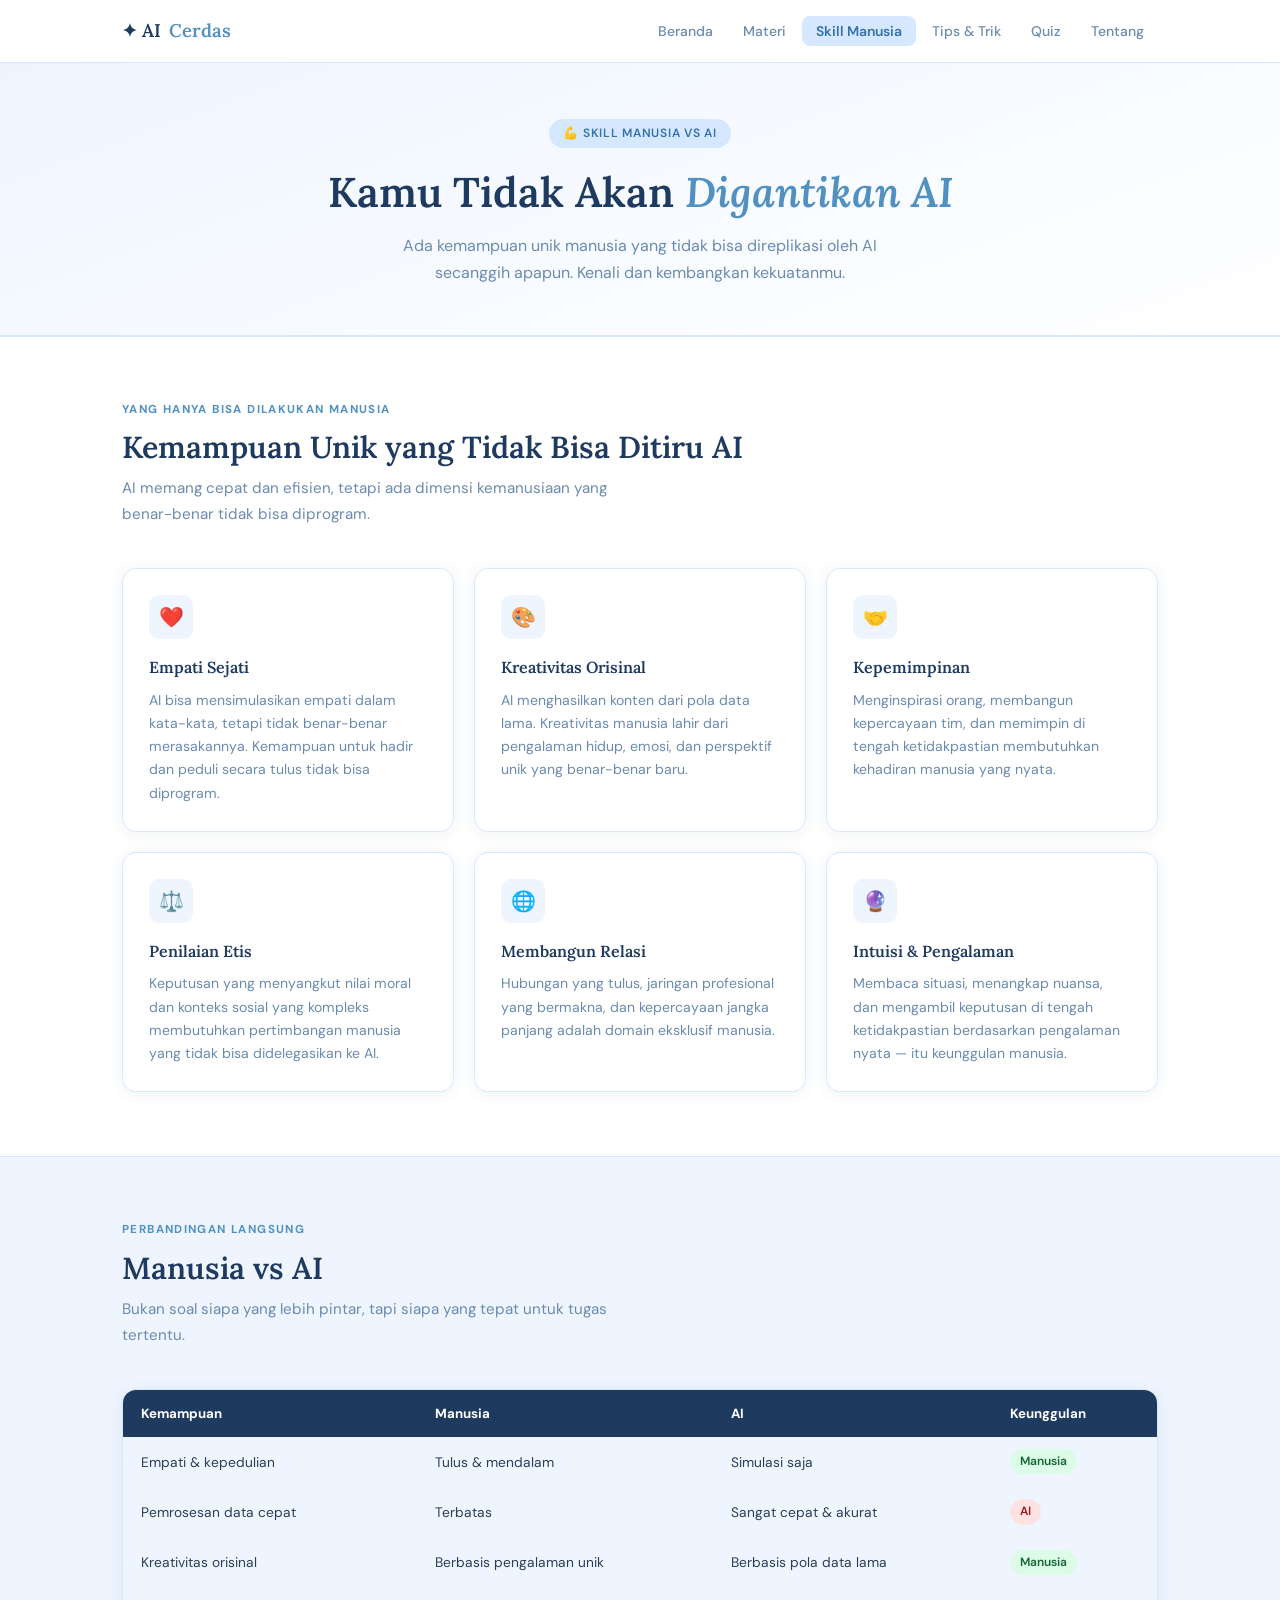
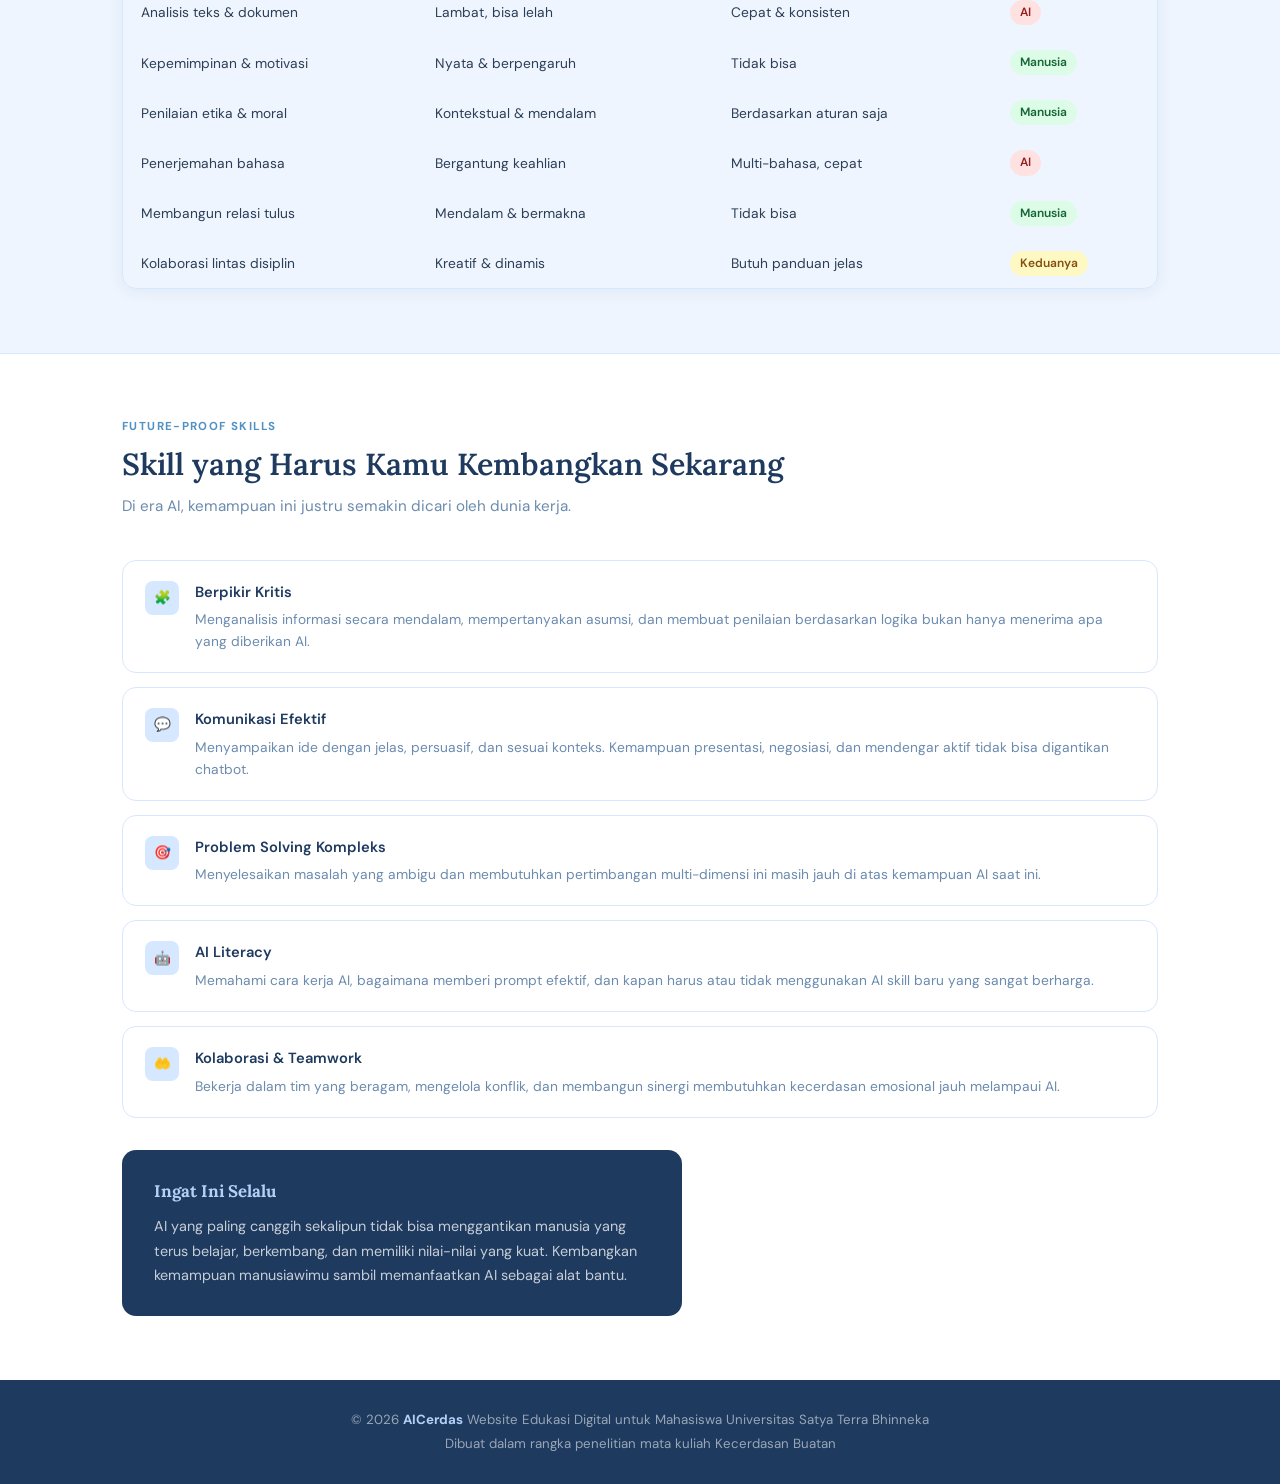
<file: skill.html>
<!DOCTYPE html>
<html lang="id">
<head>
  <meta charset="UTF-8">
  <meta name="viewport" content="width=device-width, initial-scale=1.0">
  <title>Skill Manusia – AICerdas</title>
  <link rel="stylesheet" href="style.css">
</head>
<body>

<nav>
  <div class="nav-inner">
    <a href="index.html" class="nav-logo">✦ AI<em>Cerdas</em></a>
    <div class="hamburger" onclick="toggleNav()" id="ham">
  <span></span><span></span><span></span>
</div>
    <ul class="nav-links">
      <li><a href="index.html">Beranda</a></li>
      <li><a href="materi.html">Materi</a></li>
      <li><a href="skill.html" class="active">Skill Manusia</a></li>
      <li><a href="tips.html">Tips & Trik</a></li>
      <li><a href="quiz.html">Quiz</a></li>
      <li><a href="tentang.html">Tentang</a></li>
    </ul>
  </div>
</nav>

<div class="page-header">
  <div class="badge">💪 Skill Manusia vs AI</div>
  <h1>Kamu Tidak Akan <em>Digantikan AI</em></h1>
  <p>Ada kemampuan unik manusia yang tidak bisa direplikasi oleh AI secanggih apapun. Kenali dan kembangkan kekuatanmu.</p>
</div>

<div class="divider"></div>

<!-- Kemampuan unik manusia -->
<div class="section">
  <div class="container">
    <div class="section-label">Yang Hanya Bisa Dilakukan Manusia</div>
    <h2 class="section-title">Kemampuan Unik yang Tidak Bisa Ditiru AI</h2>
    <p class="section-desc">AI memang cepat dan efisien, tetapi ada dimensi kemanusiaan yang benar-benar tidak bisa diprogram.</p>

    <div class="grid-3">
      <div class="card">
        <div class="card-icon">❤️</div>
        <h3>Empati Sejati</h3>
        <p>AI bisa mensimulasikan empati dalam kata-kata, tetapi tidak benar-benar merasakannya. Kemampuan untuk hadir dan peduli secara tulus tidak bisa diprogram.</p>
      </div>
      <div class="card">
        <div class="card-icon">🎨</div>
        <h3>Kreativitas Orisinal</h3>
        <p>AI menghasilkan konten dari pola data lama. Kreativitas manusia lahir dari pengalaman hidup, emosi, dan perspektif unik yang benar-benar baru.</p>
      </div>
      <div class="card">
        <div class="card-icon">🤝</div>
        <h3>Kepemimpinan</h3>
        <p>Menginspirasi orang, membangun kepercayaan tim, dan memimpin di tengah ketidakpastian membutuhkan kehadiran manusia yang nyata.</p>
      </div>
      <div class="card">
        <div class="card-icon">⚖️</div>
        <h3>Penilaian Etis</h3>
        <p>Keputusan yang menyangkut nilai moral dan konteks sosial yang kompleks membutuhkan pertimbangan manusia yang tidak bisa didelegasikan ke AI.</p>
      </div>
      <div class="card">
        <div class="card-icon">🌐</div>
        <h3>Membangun Relasi</h3>
        <p>Hubungan yang tulus, jaringan profesional yang bermakna, dan kepercayaan jangka panjang adalah domain eksklusif manusia.</p>
      </div>
      <div class="card">
        <div class="card-icon">🔮</div>
        <h3>Intuisi & Pengalaman</h3>
        <p>Membaca situasi, menangkap nuansa, dan mengambil keputusan di tengah ketidakpastian berdasarkan pengalaman nyata — itu keunggulan manusia.</p>
      </div>
    </div>
  </div>
</div>

<div class="divider"></div>

<!-- Tabel perbandingan -->
<div class="section-alt">
  <div class="container">
    <div class="section-label">Perbandingan Langsung</div>
    <h2 class="section-title">Manusia vs AI</h2>
    <p class="section-desc">Bukan soal siapa yang lebih pintar, tapi siapa yang tepat untuk tugas tertentu.</p>

    <div class="table-wrap">
      <table>
        <thead>
          <tr>
            <th>Kemampuan</th>
            <th>Manusia</th>
            <th>AI</th>
            <th>Keunggulan</th>
          </tr>
        </thead>
        <tbody>
          <tr><td>Empati & kepedulian</td><td>Tulus & mendalam</td><td>Simulasi saja</td><td><span class="pill pill-green">Manusia</span></td></tr>
          <tr><td>Pemrosesan data cepat</td><td>Terbatas</td><td>Sangat cepat & akurat</td><td><span class="pill pill-red">AI</span></td></tr>
          <tr><td>Kreativitas orisinal</td><td>Berbasis pengalaman unik</td><td>Berbasis pola data lama</td><td><span class="pill pill-green">Manusia</span></td></tr>
          <tr><td>Analisis teks & dokumen</td><td>Lambat, bisa lelah</td><td>Cepat & konsisten</td><td><span class="pill pill-red">AI</span></td></tr>
          <tr><td>Kepemimpinan & motivasi</td><td>Nyata & berpengaruh</td><td>Tidak bisa</td><td><span class="pill pill-green">Manusia</span></td></tr>
          <tr><td>Penilaian etika & moral</td><td>Kontekstual & mendalam</td><td>Berdasarkan aturan saja</td><td><span class="pill pill-green">Manusia</span></td></tr>
          <tr><td>Penerjemahan bahasa</td><td>Bergantung keahlian</td><td>Multi-bahasa, cepat</td><td><span class="pill pill-red">AI</span></td></tr>
          <tr><td>Membangun relasi tulus</td><td>Mendalam & bermakna</td><td>Tidak bisa</td><td><span class="pill pill-green">Manusia</span></td></tr>
          <tr><td>Kolaborasi lintas disiplin</td><td>Kreatif & dinamis</td><td>Butuh panduan jelas</td><td><span class="pill pill-yellow">Keduanya</span></td></tr>
        </tbody>
      </table>
    </div>
  </div>
</div>

<div class="divider"></div>

<!-- Skill masa depan -->
<div class="section">
  <div class="container">
    <div class="section-label">Future-Proof Skills</div>
    <h2 class="section-title">Skill yang Harus Kamu Kembangkan Sekarang</h2>
    <p class="section-desc">Di era AI, kemampuan ini justru semakin dicari oleh dunia kerja.</p>

    <div class="steps">
      <div class="step">
        <div class="step-num">🧩</div>
        <div>
          <h4>Berpikir Kritis</h4>
          <p>Menganalisis informasi secara mendalam, mempertanyakan asumsi, dan membuat penilaian berdasarkan logika bukan hanya menerima apa yang diberikan AI.</p>
        </div>
      </div>
      <div class="step">
        <div class="step-num">💬</div>
        <div>
          <h4>Komunikasi Efektif</h4>
          <p>Menyampaikan ide dengan jelas, persuasif, dan sesuai konteks. Kemampuan presentasi, negosiasi, dan mendengar aktif tidak bisa digantikan chatbot.</p>
        </div>
      </div>
      <div class="step">
        <div class="step-num">🎯</div>
        <div>
          <h4>Problem Solving Kompleks</h4>
          <p>Menyelesaikan masalah yang ambigu dan membutuhkan pertimbangan multi-dimensi ini masih jauh di atas kemampuan AI saat ini.</p>
        </div>
      </div>
      <div class="step">
        <div class="step-num">🤖</div>
        <div>
          <h4>AI Literacy</h4>
          <p>Memahami cara kerja AI, bagaimana memberi prompt efektif, dan kapan harus atau tidak menggunakan AI skill baru yang sangat berharga.</p>
        </div>
      </div>
      <div class="step">
        <div class="step-num">🤲</div>
        <div>
          <h4>Kolaborasi & Teamwork</h4>
          <p>Bekerja dalam tim yang beragam, mengelola konflik, dan membangun sinergi membutuhkan kecerdasan emosional jauh melampaui AI.</p>
        </div>
      </div>
    </div>

    <div style="margin-top: 32px;">
      <div class="info-box-dark" style="max-width: 560px;">
        <h3>Ingat Ini Selalu</h3>
        <p>AI yang paling canggih sekalipun tidak bisa menggantikan manusia yang terus belajar, berkembang, dan memiliki nilai-nilai yang kuat. Kembangkan kemampuan manusiawimu sambil memanfaatkan AI sebagai alat bantu.</p>
      </div>
    </div>
  </div>
</div>

<footer>
  <p>© 2026 <strong>AICerdas</strong> Website Edukasi Digital untuk Mahasiswa Universitas Satya Terra Bhinneka</p>
  <p>Dibuat dalam rangka penelitian mata kuliah Kecerdasan Buatan</p>
</footer>
<script>
function toggleNav() {
  document.querySelector('.nav-links').classList.toggle('open');
}
</script>
</body>
</html>
</file>
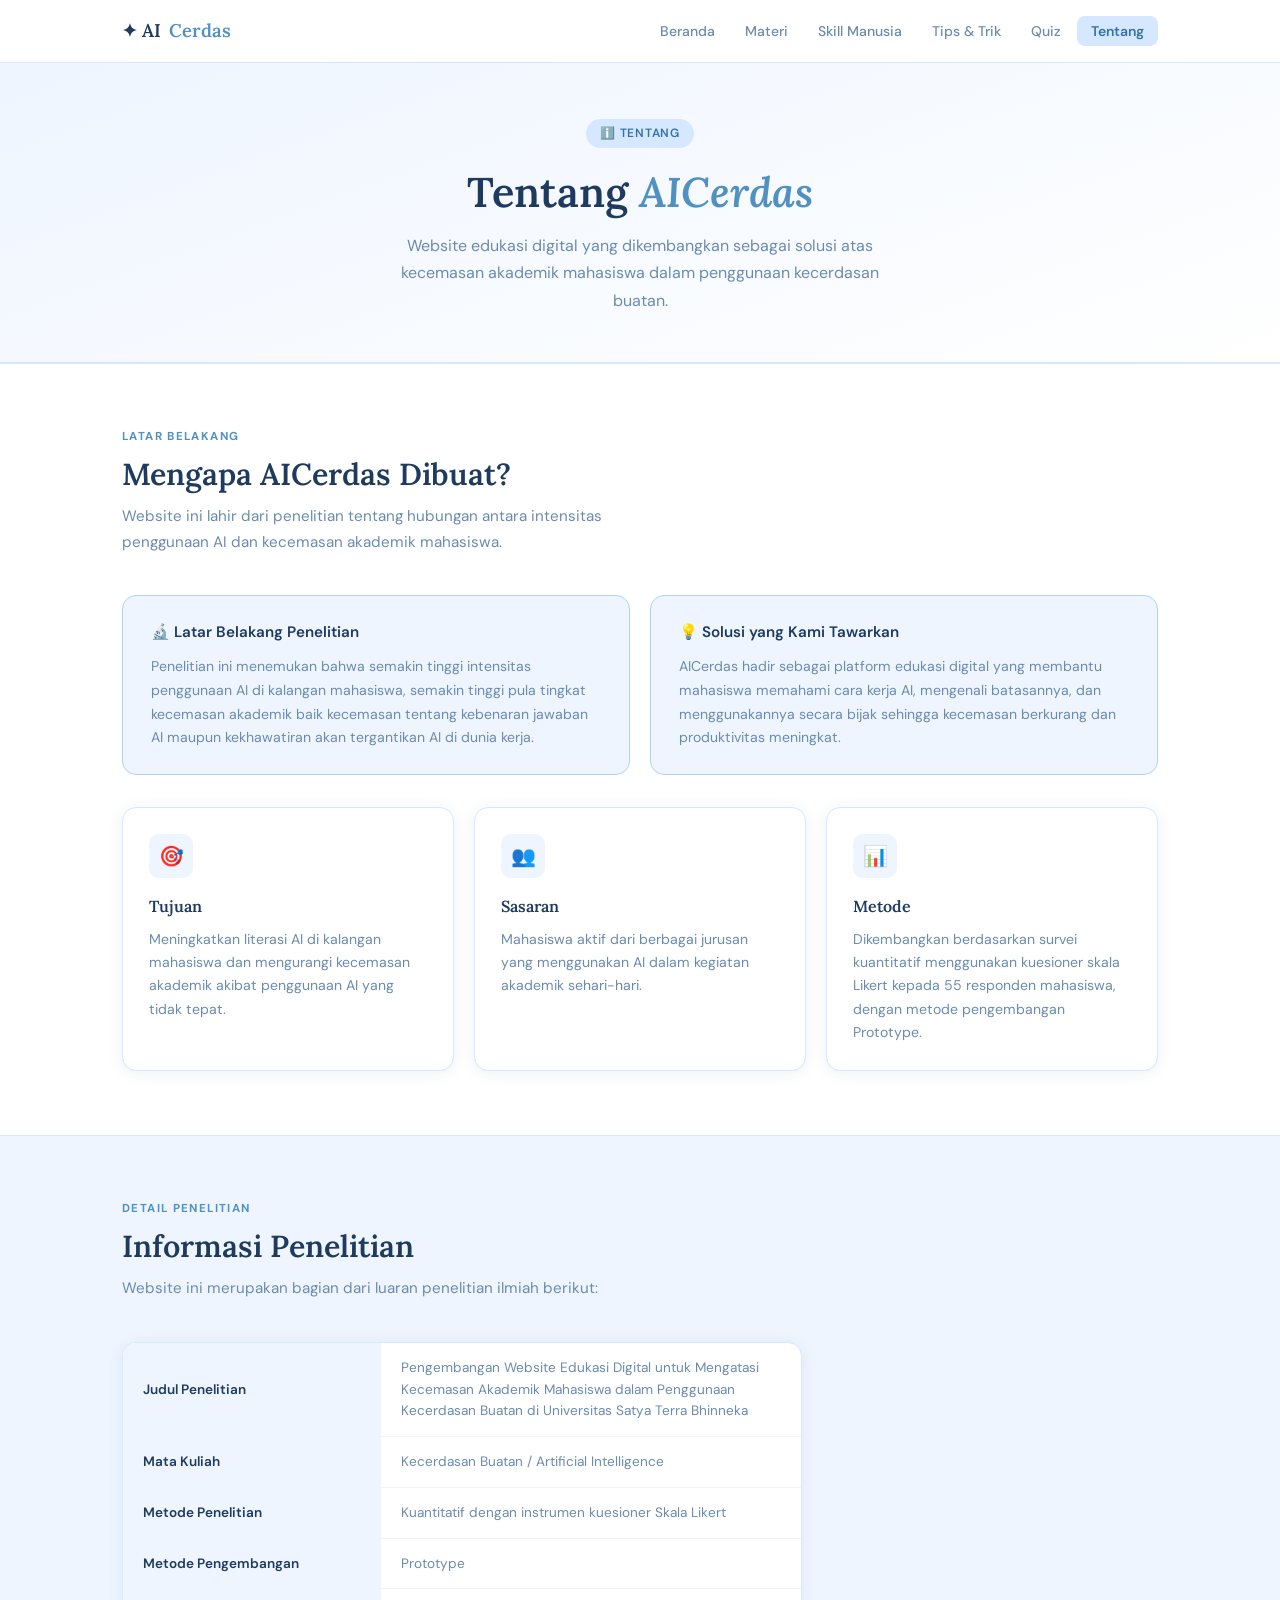
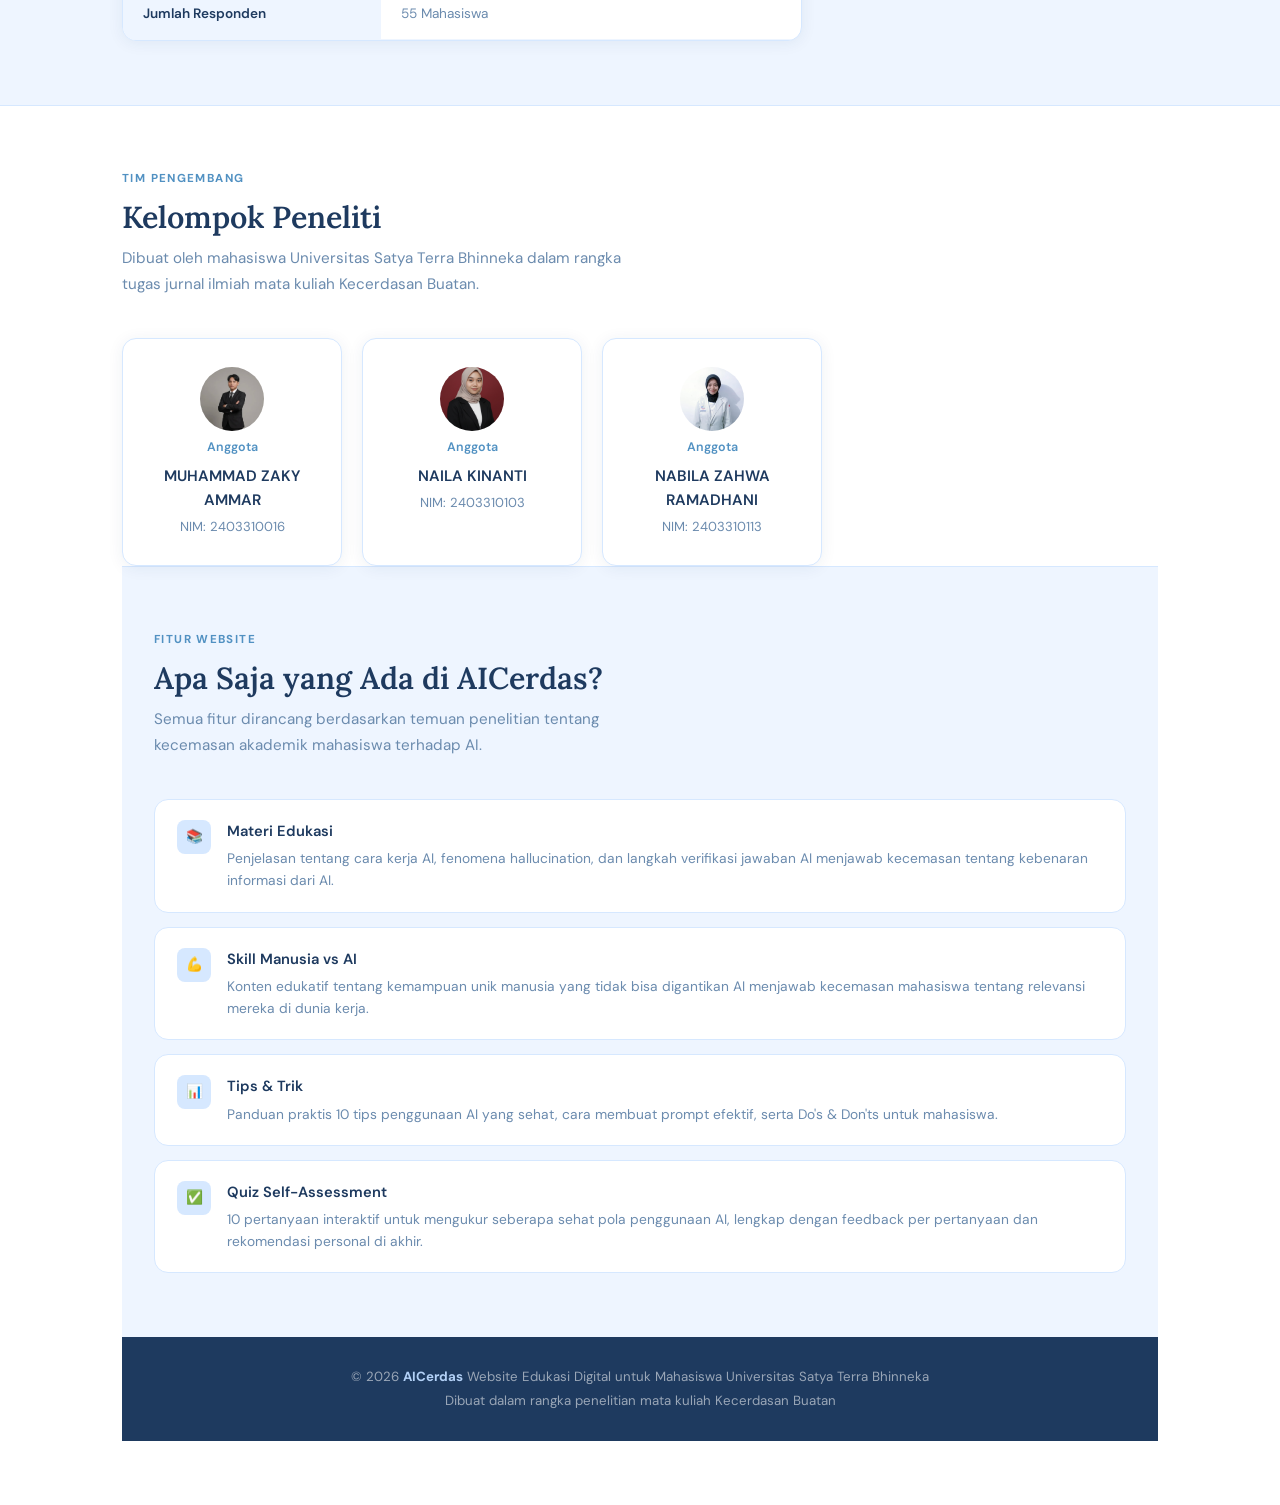
<file: tentang.html>
<!DOCTYPE html>
<html lang="id">
<head>
  <meta charset="UTF-8">
  <meta name="viewport" content="width=device-width, initial-scale=1.0">
  <title>Tentang – AICerdas</title>
  <link rel="stylesheet" href="style.css">
</head>
<body>

<nav>
  <div class="nav-inner">
    <a href="index.html" class="nav-logo">✦ AI<em>Cerdas</em></a>
    <div class="hamburger" onclick="toggleNav()" id="ham">
  <span></span><span></span><span></span>
</div>
    <ul class="nav-links">
      <li><a href="index.html">Beranda</a></li>
      <li><a href="materi.html">Materi</a></li>
      <li><a href="skill.html">Skill Manusia</a></li>
      <li><a href="tips.html">Tips & Trik</a></li>
      <li><a href="quiz.html">Quiz</a></li>
      <li><a href="tentang.html" class="active">Tentang</a></li>
    </ul>
  </div>
</nav>

<div class="page-header">
  <div class="badge">ℹ️ Tentang</div>
  <h1>Tentang <em>AICerdas</em></h1>
  <p>Website edukasi digital yang dikembangkan sebagai solusi atas kecemasan akademik mahasiswa dalam penggunaan kecerdasan buatan.</p>
</div>

<div class="divider"></div>

<!-- Latar Belakang -->
<div class="section">
  <div class="container">
    <div class="section-label">Latar Belakang</div>
    <h2 class="section-title">Mengapa AICerdas Dibuat?</h2>
    <p class="section-desc">Website ini lahir dari penelitian tentang hubungan antara intensitas penggunaan AI dan kecemasan akademik mahasiswa.</p>

    <div class="grid-2" style="margin-bottom: 32px;">
      <div class="info-box">
        <h3>🔬 Latar Belakang Penelitian</h3>
        <p>Penelitian ini menemukan bahwa semakin tinggi intensitas penggunaan AI di kalangan mahasiswa, semakin tinggi pula tingkat kecemasan akademik baik kecemasan tentang kebenaran jawaban AI maupun kekhawatiran akan tergantikan AI di dunia kerja.</p>
      </div>
      <div class="info-box">
        <h3>💡 Solusi yang Kami Tawarkan</h3>
        <p>AICerdas hadir sebagai platform edukasi digital yang membantu mahasiswa memahami cara kerja AI, mengenali batasannya, dan menggunakannya secara bijak sehingga kecemasan berkurang dan produktivitas meningkat.</p>
      </div>
    </div>

    <div class="grid-3">
      <div class="card">
        <div class="card-icon">🎯</div>
        <h3>Tujuan</h3>
        <p>Meningkatkan literasi AI di kalangan mahasiswa dan mengurangi kecemasan akademik akibat penggunaan AI yang tidak tepat.</p>
      </div>
      <div class="card">
        <div class="card-icon">👥</div>
        <h3>Sasaran</h3>
        <p>Mahasiswa aktif dari berbagai jurusan yang menggunakan AI dalam kegiatan akademik sehari-hari.</p>
      </div>
      <div class="card">
        <div class="card-icon">📊</div>
        <h3>Metode</h3>
        <p>Dikembangkan berdasarkan survei kuantitatif menggunakan kuesioner skala Likert kepada 55 responden mahasiswa, dengan metode pengembangan Prototype.</p>
      </div>
    </div>
  </div>
</div>

<div class="divider"></div>

<!-- Info Penelitian -->
<div class="section-alt">
  <div class="container">
    <div class="section-label">Detail Penelitian</div>
    <h2 class="section-title">Informasi Penelitian</h2>
    <p class="section-desc">Website ini merupakan bagian dari luaran penelitian ilmiah berikut:</p>

    <div style="background: var(--white); border: 1px solid var(--blue-200); border-radius: var(--radius); overflow: hidden; box-shadow: var(--shadow); max-width: 680px;">
      <table style="width:100%; border-collapse:collapse;">
        <tbody>
          <tr style="border-bottom: 1px solid var(--blue-100);">
            <td style="padding:14px 20px; font-size:0.85rem; font-weight:600; color:var(--navy); width:38%; background:var(--blue-100);">Judul Penelitian</td>
            <td style="padding:14px 20px; font-size:0.85rem; color:var(--text-sm);">Pengembangan Website Edukasi Digital untuk Mengatasi Kecemasan Akademik Mahasiswa dalam Penggunaan Kecerdasan Buatan di Universitas Satya Terra Bhinneka</td>
          </tr>
          <tr style="border-bottom: 1px solid var(--blue-100);">
            <td style="padding:14px 20px; font-size:0.85rem; font-weight:600; color:var(--navy); background:var(--blue-100);">Mata Kuliah</td>
            <td style="padding:14px 20px; font-size:0.85rem; color:var(--text-sm);">Kecerdasan Buatan / Artificial Intelligence</td>
          </tr>
          <tr style="border-bottom: 1px solid var(--blue-100);">
            <td style="padding:14px 20px; font-size:0.85rem; font-weight:600; color:var(--navy); background:var(--blue-100);">Metode Penelitian</td>
            <td style="padding:14px 20px; font-size:0.85rem; color:var(--text-sm);">Kuantitatif dengan instrumen kuesioner Skala Likert</td>
          </tr>
          <tr style="border-bottom: 1px solid var(--blue-100);">
            <td style="padding:14px 20px; font-size:0.85rem; font-weight:600; color:var(--navy); background:var(--blue-100);">Metode Pengembangan</td>
            <td style="padding:14px 20px; font-size:0.85rem; color:var(--text-sm);">Prototype</td>
          </tr>
          <tr style="border-bottom: 1px solid var(--blue-100);">
            <td style="padding:14px 20px; font-size:0.85rem; font-weight:600; color:var(--navy); background:var(--blue-100);">Jumlah Responden</td>
            <td style="padding:14px 20px; font-size:0.85rem; color:var(--text-sm);">55 Mahasiswa</td>
          </tr>
        </tbody>
      </table>
    </div>
  </div>
</div>

<div class="divider"></div>

<!-- Tim -->
<div class="section">
  <div class="container">
    <div class="section-label">Tim Pengembang</div>
    <h2 class="section-title">Kelompok Peneliti</h2>
    <p class="section-desc">Dibuat oleh mahasiswa Universitas Satya Terra Bhinneka dalam rangka tugas jurnal ilmiah mata kuliah Kecerdasan Buatan.</p>

    <div class="grid-3" style="max-width: 700px;">
      <div class="member-card">
        <img src="zaki.jpeg" style="width:64px;height:64px;border-radius:50%;object-fit:cover;">
        <div class="member-role">Anggota</div>
        <h3>MUHAMMAD ZAKY AMMAR</h3>
        <p>NIM: 2403310016 </p>
      </div>
      <div class="member-card">
        <img src="naila.jpeg" style="width:64px;height:64px;border-radius:50%;object-fit:cover;">
        <div class="member-role">Anggota</div>
        <h3>NAILA KINANTI</h3>
        <p>NIM: 2403310103</p>
      </div>
      <div class="member-card">
        <img src="zahwa.jpeg" style="width:64px;height:64px;border-radius:50%;object-fit:cover;">
        <div class="member-role">Anggota</div>
        <h3>NABILA ZAHWA RAMADHANI</h3>
        <p>NIM: 2403310113</p>
      </div>
</div>

<div class="divider"></div>

<!-- Fitur -->
<div class="section-alt">
  <div class="container">
    <div class="section-label">Fitur Website</div>
    <h2 class="section-title">Apa Saja yang Ada di AICerdas?</h2>
    <p class="section-desc">Semua fitur dirancang berdasarkan temuan penelitian tentang kecemasan akademik mahasiswa terhadap AI.</p>

    <div class="steps">
      <div class="step">
        <div class="step-num">📚</div>
        <div>
          <h4>Materi Edukasi</h4>
          <p>Penjelasan tentang cara kerja AI, fenomena hallucination, dan langkah verifikasi jawaban AI menjawab kecemasan tentang kebenaran informasi dari AI.</p>
        </div>
      </div>
      <div class="step">
        <div class="step-num">💪</div>
        <div>
          <h4>Skill Manusia vs AI</h4>
          <p>Konten edukatif tentang kemampuan unik manusia yang tidak bisa digantikan AI menjawab kecemasan mahasiswa tentang relevansi mereka di dunia kerja.</p>
        </div>
      </div>
      <div class="step">
        <div class="step-num">📊</div>
        <div>
          <h4>Tips & Trik</h4>
          <p>Panduan praktis 10 tips penggunaan AI yang sehat, cara membuat prompt efektif, serta Do's & Don'ts untuk mahasiswa.</p>
        </div>
      </div>
      <div class="step">
        <div class="step-num">✅</div>
        <div>
          <h4>Quiz Self-Assessment</h4>
          <p>10 pertanyaan interaktif untuk mengukur seberapa sehat pola penggunaan AI, lengkap dengan feedback per pertanyaan dan rekomendasi personal di akhir.</p>
        </div>
      </div>
    </div>
  </div>
</div>

<footer>
  <p>© 2026 <strong>AICerdas</strong> Website Edukasi Digital untuk Mahasiswa Universitas Satya Terra Bhinneka</p>
  <p>Dibuat dalam rangka penelitian mata kuliah Kecerdasan Buatan</p>
</footer>
<script>
function toggleNav() {
  document.querySelector('.nav-links').classList.toggle('open');
}
</script>
</body>
</html>
</file>
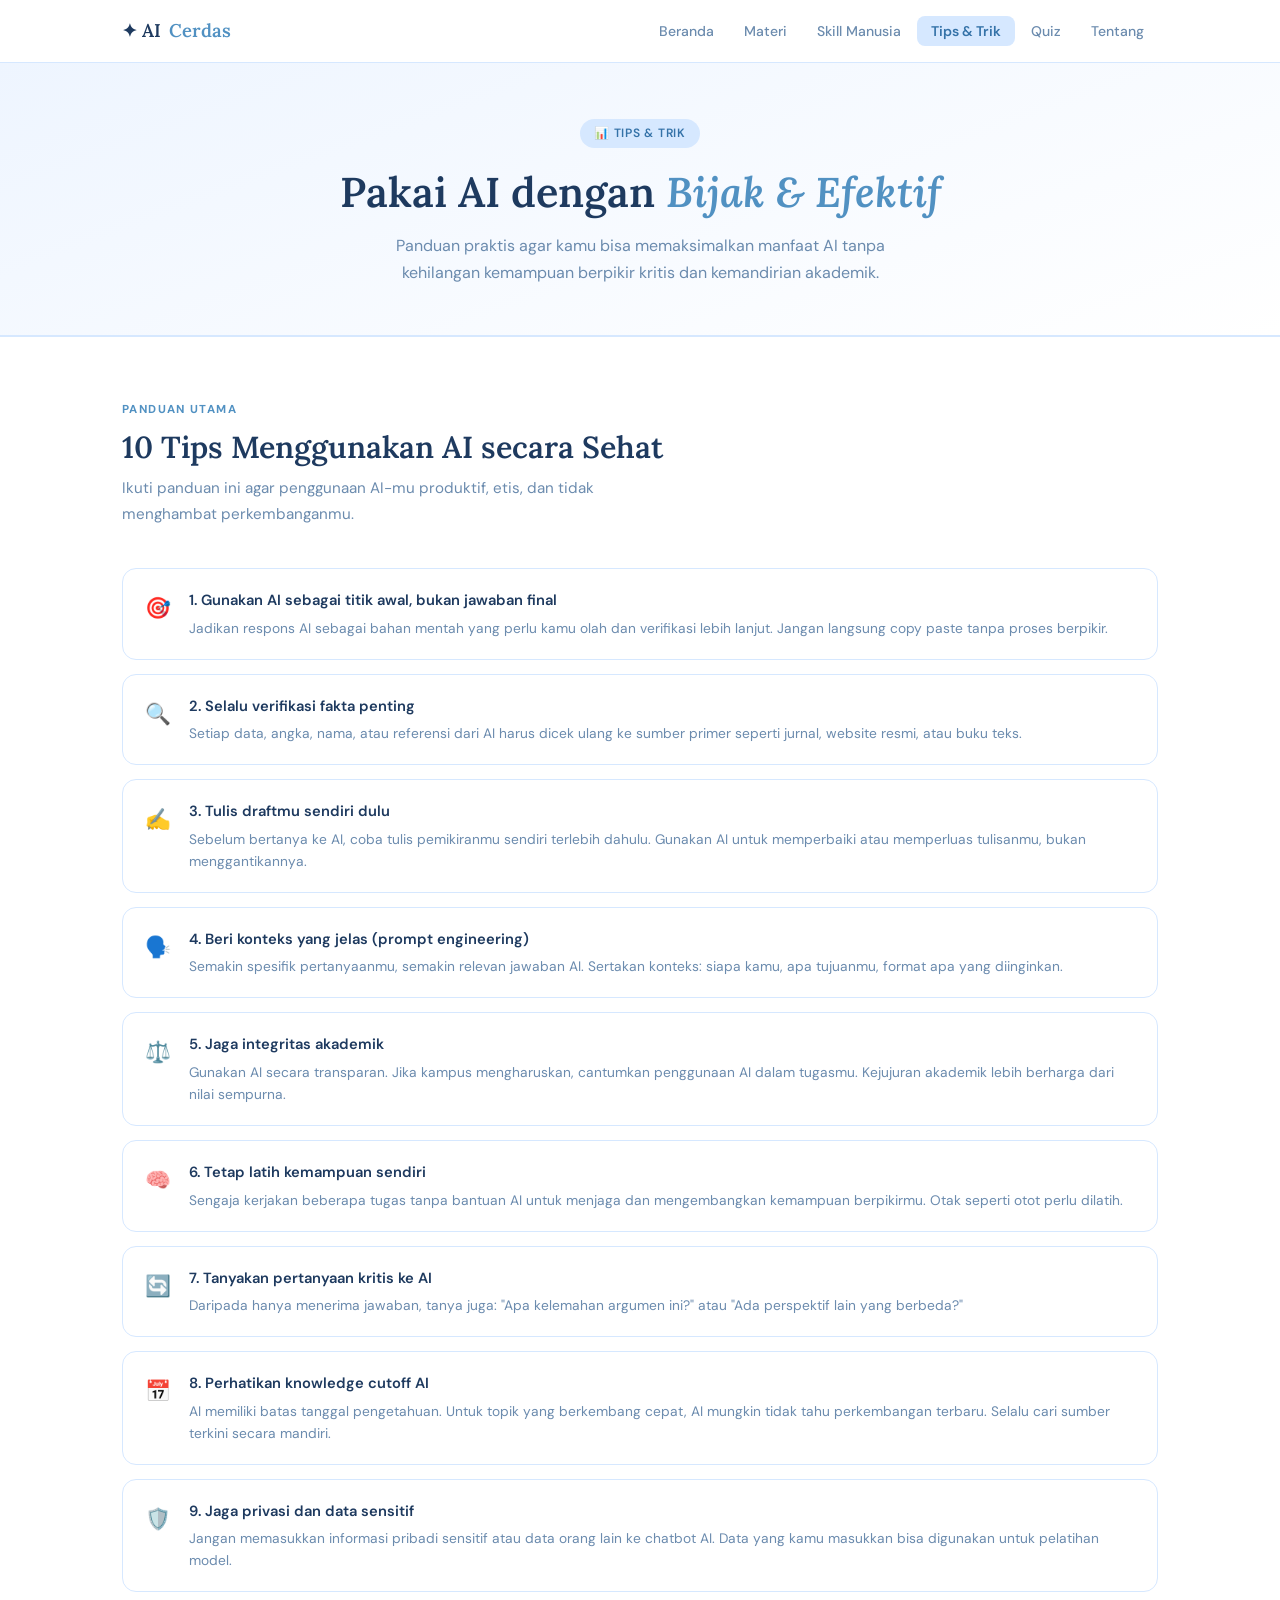
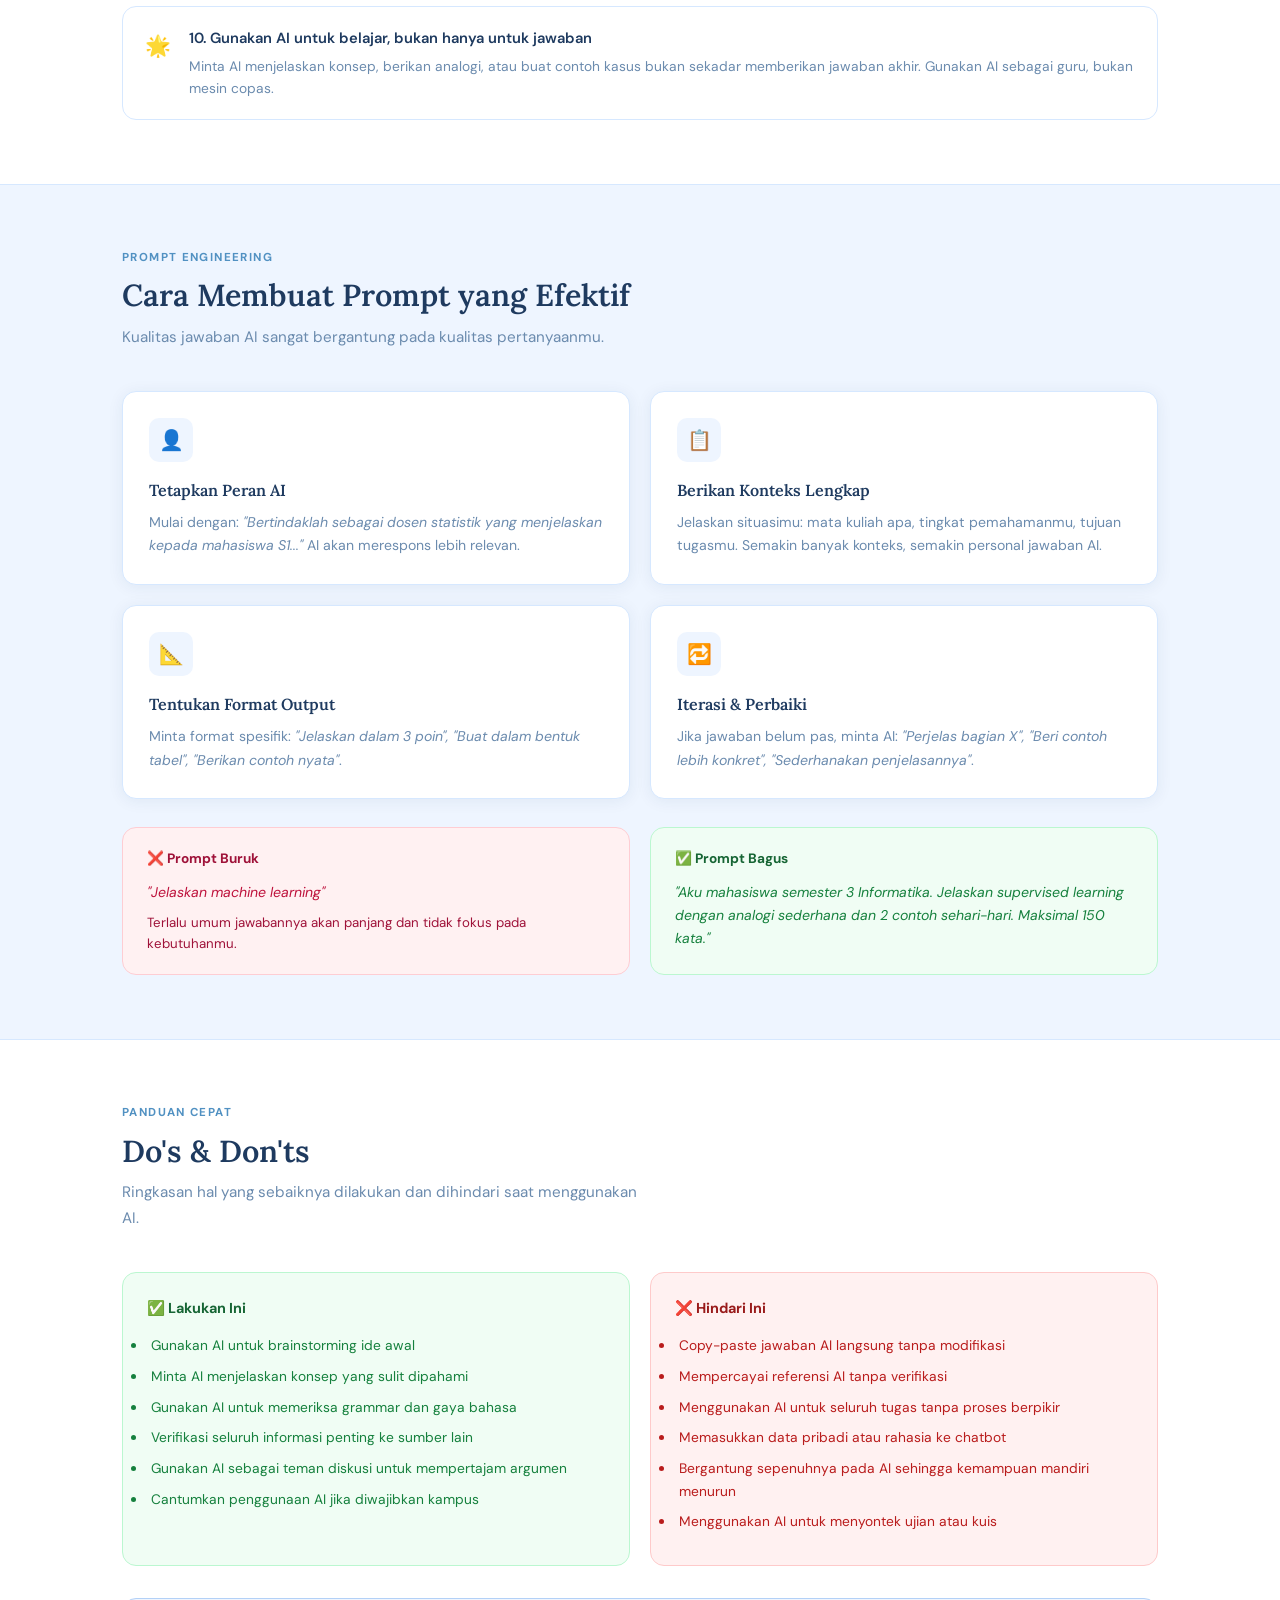
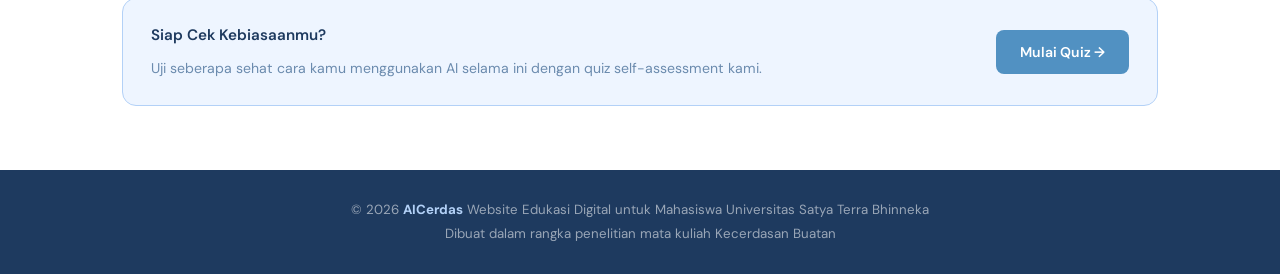
<file: tips.html>
<!DOCTYPE html>
<html lang="id">
<head>
  <meta charset="UTF-8">
  <meta name="viewport" content="width=device-width, initial-scale=1.0">
  <title>Tips & Trik – AICerdas</title>
  <link rel="stylesheet" href="style.css">
</head>
<body>

<nav>
  <div class="nav-inner">
    <a href="index.html" class="nav-logo">✦ AI<em>Cerdas</em></a>
    <div class="hamburger" onclick="toggleNav()" id="ham">
  <span></span><span></span><span></span>
</div>
    <ul class="nav-links">
      <li><a href="index.html">Beranda</a></li>
      <li><a href="materi.html">Materi</a></li>
      <li><a href="skill.html">Skill Manusia</a></li>
      <li><a href="tips.html" class="active">Tips & Trik</a></li>
      <li><a href="quiz.html">Quiz</a></li>
      <li><a href="tentang.html">Tentang</a></li>
    </ul>
  </div>
</nav>

<div class="page-header">
  <div class="badge">📊 Tips & Trik</div>
  <h1>Pakai AI dengan <em>Bijak & Efektif</em></h1>
  <p>Panduan praktis agar kamu bisa memaksimalkan manfaat AI tanpa kehilangan kemampuan berpikir kritis dan kemandirian akademik.</p>
</div>

<div class="divider"></div>

<!-- 10 Tips -->
<div class="section">
  <div class="container">
    <div class="section-label">Panduan Utama</div>
    <h2 class="section-title">10 Tips Menggunakan AI secara Sehat</h2>
    <p class="section-desc">Ikuti panduan ini agar penggunaan AI-mu produktif, etis, dan tidak menghambat perkembanganmu.</p>

    <div class="tip-list">
      <div class="tip-item">
        <div class="tip-icon">🎯</div>
        <div>
          <h4>1. Gunakan AI sebagai titik awal, bukan jawaban final</h4>
          <p>Jadikan respons AI sebagai bahan mentah yang perlu kamu olah dan verifikasi lebih lanjut. Jangan langsung copy paste tanpa proses berpikir.</p>
        </div>
      </div>
      <div class="tip-item">
        <div class="tip-icon">🔍</div>
        <div>
          <h4>2. Selalu verifikasi fakta penting</h4>
          <p>Setiap data, angka, nama, atau referensi dari AI harus dicek ulang ke sumber primer seperti jurnal, website resmi, atau buku teks.</p>
        </div>
      </div>
      <div class="tip-item">
        <div class="tip-icon">✍️</div>
        <div>
          <h4>3. Tulis draftmu sendiri dulu</h4>
          <p>Sebelum bertanya ke AI, coba tulis pemikiranmu sendiri terlebih dahulu. Gunakan AI untuk memperbaiki atau memperluas tulisanmu, bukan menggantikannya.</p>
        </div>
      </div>
      <div class="tip-item">
        <div class="tip-icon">🗣️</div>
        <div>
          <h4>4. Beri konteks yang jelas (prompt engineering)</h4>
          <p>Semakin spesifik pertanyaanmu, semakin relevan jawaban AI. Sertakan konteks: siapa kamu, apa tujuanmu, format apa yang diinginkan.</p>
        </div>
      </div>
      <div class="tip-item">
        <div class="tip-icon">⚖️</div>
        <div>
          <h4>5. Jaga integritas akademik</h4>
          <p>Gunakan AI secara transparan. Jika kampus mengharuskan, cantumkan penggunaan AI dalam tugasmu. Kejujuran akademik lebih berharga dari nilai sempurna.</p>
        </div>
      </div>
      <div class="tip-item">
        <div class="tip-icon">🧠</div>
        <div>
          <h4>6. Tetap latih kemampuan sendiri</h4>
          <p>Sengaja kerjakan beberapa tugas tanpa bantuan AI untuk menjaga dan mengembangkan kemampuan berpikirmu. Otak seperti otot perlu dilatih.</p>
        </div>
      </div>
      <div class="tip-item">
        <div class="tip-icon">🔄</div>
        <div>
          <h4>7. Tanyakan pertanyaan kritis ke AI</h4>
          <p>Daripada hanya menerima jawaban, tanya juga: "Apa kelemahan argumen ini?" atau "Ada perspektif lain yang berbeda?"</p>
        </div>
      </div>
      <div class="tip-item">
        <div class="tip-icon">📅</div>
        <div>
          <h4>8. Perhatikan knowledge cutoff AI</h4>
          <p>AI memiliki batas tanggal pengetahuan. Untuk topik yang berkembang cepat, AI mungkin tidak tahu perkembangan terbaru. Selalu cari sumber terkini secara mandiri.</p>
        </div>
      </div>
      <div class="tip-item">
        <div class="tip-icon">🛡️</div>
        <div>
          <h4>9. Jaga privasi dan data sensitif</h4>
          <p>Jangan memasukkan informasi pribadi sensitif atau data orang lain ke chatbot AI. Data yang kamu masukkan bisa digunakan untuk pelatihan model.</p>
        </div>
      </div>
      <div class="tip-item">
        <div class="tip-icon">🌟</div>
        <div>
          <h4>10. Gunakan AI untuk belajar, bukan hanya untuk jawaban</h4>
          <p>Minta AI menjelaskan konsep, berikan analogi, atau buat contoh kasus bukan sekadar memberikan jawaban akhir. Gunakan AI sebagai guru, bukan mesin copas.</p>
        </div>
      </div>
    </div>
  </div>
</div>

<div class="divider"></div>

<!-- Prompt Engineering -->
<div class="section-alt">
  <div class="container">
    <div class="section-label">Prompt Engineering</div>
    <h2 class="section-title">Cara Membuat Prompt yang Efektif</h2>
    <p class="section-desc">Kualitas jawaban AI sangat bergantung pada kualitas pertanyaanmu.</p>

    <div class="grid-2" style="margin-bottom: 28px;">
      <div class="card">
        <div class="card-icon">👤</div>
        <h3>Tetapkan Peran AI</h3>
        <p>Mulai dengan: <em>"Bertindaklah sebagai dosen statistik yang menjelaskan kepada mahasiswa S1..."</em> AI akan merespons lebih relevan.</p>
      </div>
      <div class="card">
        <div class="card-icon">📋</div>
        <h3>Berikan Konteks Lengkap</h3>
        <p>Jelaskan situasimu: mata kuliah apa, tingkat pemahamanmu, tujuan tugasmu. Semakin banyak konteks, semakin personal jawaban AI.</p>
      </div>
      <div class="card">
        <div class="card-icon">📐</div>
        <h3>Tentukan Format Output</h3>
        <p>Minta format spesifik: <em>"Jelaskan dalam 3 poin", "Buat dalam bentuk tabel", "Berikan contoh nyata"</em>.</p>
      </div>
      <div class="card">
        <div class="card-icon">🔁</div>
        <h3>Iterasi & Perbaiki</h3>
        <p>Jika jawaban belum pas, minta AI: <em>"Perjelas bagian X", "Beri contoh lebih konkret", "Sederhanakan penjelasannya"</em>.</p>
      </div>
    </div>

    <div class="do-dont">
      <div style="background: #FFF1F2; border: 1px solid #FECDD3; border-radius: var(--radius); padding: 20px 24px;">
        <h4 style="color: #9F1239; font-size: 0.85rem; font-weight: 700; margin-bottom: 12px;">❌ Prompt Buruk</h4>
        <p style="font-size: 0.88rem; color: #BE123C; font-style: italic;">"Jelaskan machine learning"</p>
        <p style="font-size: 0.83rem; color: #9F1239; margin-top: 8px;">Terlalu umum jawabannya akan panjang dan tidak fokus pada kebutuhanmu.</p>
      </div>
      <div style="background: #F0FDF4; border: 1px solid #BBF7D0; border-radius: var(--radius); padding: 20px 24px;">
        <h4 style="color: #166534; font-size: 0.85rem; font-weight: 700; margin-bottom: 12px;">✅ Prompt Bagus</h4>
        <p style="font-size: 0.88rem; color: #15803D; font-style: italic;">"Aku mahasiswa semester 3 Informatika. Jelaskan supervised learning dengan analogi sederhana dan 2 contoh sehari-hari. Maksimal 150 kata."</p>
      </div>
    </div>
  </div>
</div>

<div class="divider"></div>

<!-- Do's & Don'ts -->
<div class="section">
  <div class="container">
    <div class="section-label">Panduan Cepat</div>
    <h2 class="section-title">Do's & Don'ts</h2>
    <p class="section-desc">Ringkasan hal yang sebaiknya dilakukan dan dihindari saat menggunakan AI.</p>

    <div class="do-dont">
      <div class="do-box">
        <h4>✅ Lakukan Ini</h4>
        <ul>
          <li>Gunakan AI untuk brainstorming ide awal</li>
          <li>Minta AI menjelaskan konsep yang sulit dipahami</li>
          <li>Gunakan AI untuk memeriksa grammar dan gaya bahasa</li>
          <li>Verifikasi seluruh informasi penting ke sumber lain</li>
          <li>Gunakan AI sebagai teman diskusi untuk mempertajam argumen</li>
          <li>Cantumkan penggunaan AI jika diwajibkan kampus</li>
        </ul>
      </div>
      <div class="dont-box">
        <h4>❌ Hindari Ini</h4>
        <ul>
          <li>Copy-paste jawaban AI langsung tanpa modifikasi</li>
          <li>Mempercayai referensi AI tanpa verifikasi</li>
          <li>Menggunakan AI untuk seluruh tugas tanpa proses berpikir</li>
          <li>Memasukkan data pribadi atau rahasia ke chatbot</li>
          <li>Bergantung sepenuhnya pada AI sehingga kemampuan mandiri menurun</li>
          <li>Menggunakan AI untuk menyontek ujian atau kuis</li>
        </ul>
      </div>
    </div>

    <div style="margin-top: 32px;">
      <div class="info-box" style="display: flex; align-items: center; gap: 20px; flex-wrap: wrap;">
        <div style="flex: 1; min-width: 200px;">
          <h3>Siap Cek Kebiasaanmu?</h3>
          <p>Uji seberapa sehat cara kamu menggunakan AI selama ini dengan quiz self-assessment kami.</p>
        </div>
        <a href="quiz.html" class="btn btn-primary" style="white-space: nowrap;">Mulai Quiz →</a>
      </div>
    </div>
  </div>
</div>

<footer>
  <p>© 2026 <strong>AICerdas</strong> Website Edukasi Digital untuk Mahasiswa Universitas Satya Terra Bhinneka</p>
  <p>Dibuat dalam rangka penelitian mata kuliah Kecerdasan Buatan</p>
</footer>
<script>
function toggleNav() {
  document.querySelector('.nav-links').classList.toggle('open');
}
</script>
</body>
</html>
</file>
<file: style.css>
@import url('https://fonts.googleapis.com/css2?family=DM+Sans:ital,opsz,wght@0,9..40,300;0,9..40,400;0,9..40,500;0,9..40,600;1,9..40,300&family=Lora:ital,wght@0,500;0,600;1,400&display=swap');

:root {
  --blue-100: #EEF5FF;
  --blue-200: #D6E8FF;
  --blue-300: #B3D1F7;
  --blue-400: #7BAFD4;
  --blue-500: #5191C2;
  --blue-600: #3472A8;
  --navy:     #1E3A5F;
  --white:    #FFFFFF;
  --gray-50:  #F8FAFC;
  --gray-100: #F1F5F9;
  --gray-200: #E2EBF4;
  --text:     #2C3E55;
  --text-sm:  #6B8BAE;
  --radius:   14px;
  --radius-sm: 8px;
  --shadow:   0 2px 16px rgba(30,58,95,0.07);
  --shadow-md:0 4px 28px rgba(30,58,95,0.10);
}

*, *::before, *::after { box-sizing: border-box; margin: 0; padding: 0; }

html { scroll-behavior: smooth; }

body {
  font-family: 'DM Sans', sans-serif;
  background: var(--white);
  color: var(--text);
  font-size: 15px;
  line-height: 1.6;
  -webkit-font-smoothing: antialiased;
}

/* ── NAVBAR ── */
nav {
  background: rgba(255,255,255,0.90);
  backdrop-filter: blur(12px);
  border-bottom: 1px solid var(--blue-200);
  position: sticky;
  top: 0;
  z-index: 100;
}

.nav-inner {
  max-width: 1100px;
  margin: 0 auto;
  padding: 0 32px;
  height: 62px;
  display: flex;
  align-items: center;
  justify-content: space-between;
}

.nav-logo {
  font-family: 'Lora', serif;
  font-weight: 600;
  font-size: 1.15rem;
  color: var(--navy);
  text-decoration: none;
  display: flex;
  align-items: center;
  gap: 8px;
}

.nav-logo em {
  font-style: normal;
  color: var(--blue-500);
}

.nav-links {
  list-style: none;
  display: flex;
  gap: 2px;
}

.nav-links a {
  text-decoration: none;
  color: var(--text-sm);
  font-size: 0.875rem;
  font-weight: 500;
  padding: 6px 14px;
  border-radius: 8px;
  transition: all 0.15s;
}

.nav-links a:hover { color: var(--navy); background: var(--blue-100); }
.nav-links a.active { color: var(--blue-600); background: var(--blue-200); font-weight: 600; }

/* ── PAGE HEADER ── */
.page-header {
  background: linear-gradient(160deg, var(--blue-100) 0%, var(--white) 100%);
  border-bottom: 1px solid var(--blue-200);
  padding: 56px 32px 48px;
  text-align: center;
}

.page-header .badge {
  display: inline-block;
  background: var(--blue-200);
  color: var(--blue-600);
  font-size: 0.75rem;
  font-weight: 600;
  letter-spacing: 0.06em;
  text-transform: uppercase;
  padding: 5px 14px;
  border-radius: 100px;
  margin-bottom: 18px;
}

.page-header h1 {
  font-family: 'Lora', serif;
  font-size: clamp(1.8rem, 4vw, 2.6rem);
  font-weight: 600;
  color: var(--navy);
  margin-bottom: 14px;
  line-height: 1.25;
}

.page-header h1 em {
  font-style: italic;
  color: var(--blue-500);
}

.page-header p {
  color: var(--text-sm);
  font-size: 1rem;
  max-width: 520px;
  margin: 0 auto;
  line-height: 1.7;
}

/* ── LAYOUT ── */
.container {
  max-width: 1100px;
  margin: 0 auto;
  padding: 0 32px;
}

.section { padding: 64px 0; }
.section-alt { background: var(--blue-100); padding: 64px 0; }

.section-label {
  font-size: 0.72rem;
  font-weight: 700;
  letter-spacing: 0.12em;
  text-transform: uppercase;
  color: var(--blue-500);
  margin-bottom: 8px;
}

.section-title {
  font-family: 'Lora', serif;
  font-size: clamp(1.3rem, 2.5vw, 1.9rem);
  font-weight: 600;
  color: var(--navy);
  margin-bottom: 10px;
  line-height: 1.3;
}

.section-desc {
  color: var(--text-sm);
  font-size: 0.95rem;
  max-width: 520px;
  line-height: 1.7;
  margin-bottom: 40px;
}

/* ── CARDS ── */
.grid-3 { display: grid; grid-template-columns: repeat(3, 1fr); gap: 20px; }
.grid-2 { display: grid; grid-template-columns: repeat(2, 1fr); gap: 20px; }
@media (max-width: 768px) {
  .grid-3 { grid-template-columns: 1fr; }
  .grid-2 { grid-template-columns: 1fr; }
  .do-dont { grid-template-columns: 1fr; }
  .stat-row { gap: 20px; }
  .stat-num { font-size: 1.6rem; }
  .page-header h1 { font-size: 1.5rem; }
  .quiz-card { padding: 20px; }
  .table-wrap { overflow-x: auto; }
  .tip-item { flex-direction: column; gap: 8px; }
  .step { flex-direction: column; gap: 10px; }
}

.card {
  background: var(--white);
  border: 1px solid var(--blue-200);
  border-radius: var(--radius);
  padding: 26px;
  box-shadow: var(--shadow);
  transition: box-shadow 0.2s, transform 0.2s;
}

.card:hover { box-shadow: var(--shadow-md); transform: translateY(-2px); }

.card-icon {
  width: 44px; height: 44px;
  background: var(--blue-100);
  border-radius: 10px;
  display: flex; align-items: center; justify-content: center;
  font-size: 1.25rem;
  margin-bottom: 16px;
}

.card h3 {
  font-family: 'Lora', serif;
  font-size: 1rem;
  font-weight: 600;
  color: var(--navy);
  margin-bottom: 8px;
}

.card p { color: var(--text-sm); font-size: 0.88rem; line-height: 1.65; }

/* ── BUTTONS ── */
.btn {
  display: inline-block;
  padding: 11px 24px;
  border-radius: var(--radius-sm);
  font-size: 0.88rem;
  font-weight: 600;
  text-decoration: none;
  cursor: pointer;
  border: none;
  transition: all 0.15s;
  font-family: 'DM Sans', sans-serif;
}

.btn-primary { background: var(--blue-500); color: white; }
.btn-primary:hover { background: var(--blue-600); box-shadow: 0 4px 16px rgba(51,114,168,0.25); }

.btn-soft { background: var(--blue-100); color: var(--blue-600); }
.btn-soft:hover { background: var(--blue-200); }

/* ── STEPS ── */
.steps { display: flex; flex-direction: column; gap: 14px; }

.step {
  display: flex;
  gap: 16px;
  align-items: flex-start;
  background: var(--white);
  border: 1px solid var(--blue-200);
  border-radius: var(--radius);
  padding: 20px 22px;
}

.step-num {
  min-width: 34px; height: 34px;
  background: var(--blue-200);
  color: var(--blue-600);
  border-radius: 8px;
  display: flex; align-items: center; justify-content: center;
  font-weight: 700; font-size: 0.85rem;
}

.step h4 { font-size: 0.92rem; font-weight: 600; color: var(--navy); margin-bottom: 4px; }
.step p { font-size: 0.86rem; color: var(--text-sm); line-height: 1.6; }

/* ── INFO BOX ── */
.info-box {
  background: var(--blue-100);
  border: 1px solid var(--blue-300);
  border-radius: var(--radius);
  padding: 24px 28px;
}

.info-box h3 { font-size: 0.95rem; font-weight: 600; color: var(--navy); margin-bottom: 10px; }
.info-box p, .info-box li { font-size: 0.88rem; color: var(--text-sm); line-height: 1.7; }
.info-box ul { padding-left: 18px; }
.info-box li { margin-bottom: 6px; }

.info-box-dark {
  background: var(--navy);
  border-radius: var(--radius);
  padding: 28px 32px;
  color: white;
}

.info-box-dark h3 { font-family: 'Lora', serif; font-size: 1.05rem; color: var(--blue-300); margin-bottom: 10px; }
.info-box-dark p { font-size: 0.9rem; color: rgba(255,255,255,0.75); line-height: 1.7; }

/* ── ACCORDION ── */
.accordion { display: flex; flex-direction: column; gap: 10px; }

.accordion-item {
  background: var(--white);
  border: 1px solid var(--blue-200);
  border-radius: var(--radius-sm);
  overflow: hidden;
}

.accordion-btn {
  width: 100%; padding: 16px 20px;
  background: none; border: none;
  text-align: left;
  font-family: 'DM Sans', sans-serif;
  font-size: 0.9rem; font-weight: 600;
  color: var(--navy); cursor: pointer;
  display: flex; justify-content: space-between; align-items: center;
  transition: background 0.15s;
}

.accordion-btn:hover { background: var(--blue-100); }
.accordion-btn .arrow { color: var(--blue-400); font-size: 0.75rem; transition: transform 0.25s; }
.accordion-btn.open .arrow { transform: rotate(180deg); }

.accordion-body {
  max-height: 0; overflow: hidden;
  transition: max-height 0.3s ease, padding 0.2s;
  font-size: 0.875rem; color: var(--text-sm); line-height: 1.7;
  padding: 0 20px;
}

.accordion-body.open { max-height: 300px; padding: 0 20px 18px; }

/* ── TABLE ── */
.table-wrap {
  border-radius: var(--radius);
  overflow: hidden;
  border: 1px solid var(--blue-200);
  box-shadow: var(--shadow);
}

.table-wrap table { width: 100%; border-collapse: collapse; }
.table-wrap th { background: var(--navy); color: white; padding: 13px 18px; font-size: 0.83rem; text-align: left; }
.table-wrap td { padding: 12px 18px; font-size: 0.86rem; color: var(--text); border-bottom: 1px solid var(--blue-100); }
.table-wrap tr:last-child td { border-bottom: none; }
.table-wrap tr:nth-child(even) td { background: var(--blue-100); }

.pill { display: inline-block; padding: 3px 10px; border-radius: 100px; font-size: 0.75rem; font-weight: 600; }
.pill-green { background: #DCFCE7; color: #166534; }
.pill-red   { background: #FEE2E2; color: #991B1B; }
.pill-yellow{ background: #FEF9C3; color: #854D0E; }

/* ── QUIZ ── */
.quiz-wrap { max-width: 640px; margin: 0 auto; }

.quiz-progress { height: 4px; background: var(--blue-200); border-radius: 100px; margin-bottom: 32px; }
.quiz-bar { height: 100%; background: var(--blue-500); border-radius: 100px; transition: width 0.4s; }

.quiz-card {
  background: var(--white);
  border: 1px solid var(--blue-200);
  border-radius: var(--radius);
  padding: 32px;
  box-shadow: var(--shadow);
}

.quiz-counter { font-size: 0.75rem; font-weight: 700; letter-spacing: 0.08em; color: var(--blue-500); text-transform: uppercase; margin-bottom: 12px; }
.quiz-q { font-family: 'Lora', serif; font-size: 1.1rem; font-weight: 600; color: var(--navy); margin-bottom: 24px; line-height: 1.5; }

.quiz-opts { display: flex; flex-direction: column; gap: 10px; }

.quiz-opt {
  padding: 13px 18px;
  border: 1.5px solid var(--blue-200);
  border-radius: var(--radius-sm);
  background: var(--white);
  cursor: pointer;
  font-size: 0.88rem; font-weight: 500;
  color: var(--text); text-align: left;
  transition: all 0.15s;
  font-family: 'DM Sans', sans-serif;
}

.quiz-opt:hover { border-color: var(--blue-400); background: var(--blue-100); }
.quiz-opt.selected { border-color: var(--blue-500); background: var(--blue-100); color: var(--navy); font-weight: 600; }
.quiz-opt.correct { border-color: #22c55e; background: #f0fdf4; color: #166534; }
.quiz-opt.wrong   { border-color: #f87171; background: #fef2f2; color: #991b1b; }

.quiz-feedback {
  margin-top: 16px; padding: 14px 18px;
  border-radius: var(--radius-sm); font-size: 0.85rem; line-height: 1.6;
  display: none;
}
.quiz-feedback.show { display: block; }
.quiz-feedback.ok  { background: #f0fdf4; border: 1px solid #86efac; color: #166534; }
.quiz-feedback.bad { background: #fef2f2; border: 1px solid #fca5a5; color: #991b1b; }

.quiz-nav { display: flex; justify-content: flex-end; margin-top: 24px; }

.score-big { font-family: 'Lora', serif; font-size: 3.5rem; font-weight: 600; color: var(--navy); line-height: 1; }
.score-big span { color: var(--blue-500); }

/* ── STAT ROW (hero) ── */
.stat-row { display: flex; gap: 40px; justify-content: center; flex-wrap: wrap; padding-top: 40px; }
.stat-item { text-align: center; }
.stat-num { font-family: 'Lora', serif; font-size: 2rem; font-weight: 600; color: var(--blue-500); }
.stat-label { font-size: 0.8rem; color: var(--text-sm); margin-top: 4px; max-width: 120px; }

/* ── TIP ITEMS ── */
.tip-list { display: flex; flex-direction: column; gap: 14px; }
.tip-item {
  display: flex; gap: 16px; align-items: flex-start;
  background: var(--white); border: 1px solid var(--blue-200);
  border-radius: var(--radius); padding: 20px 22px;
}
.tip-icon { font-size: 1.3rem; min-width: 28px; margin-top: 2px; }
.tip-item h4 { font-size: 0.92rem; font-weight: 600; color: var(--navy); margin-bottom: 4px; }
.tip-item p  { font-size: 0.86rem; color: var(--text-sm); line-height: 1.6; }

/* ── DO DONT ── */
.do-dont { display: grid; grid-template-columns: 1fr 1fr; gap: 20px; }
@media (max-width: 640px) { .do-dont { grid-template-columns: 1fr; } }

.do-box { background: #F0FDF4; border: 1px solid #BBF7D0; border-radius: var(--radius); padding: 24px; }
.dont-box { background: #FFF1F1; border: 1px solid #FECACA; border-radius: var(--radius); padding: 24px; }

.do-box h4 { color: #166534; font-size: 0.9rem; font-weight: 700; margin-bottom: 14px; }
.dont-box h4 { color: #991B1B; font-size: 0.9rem; font-weight: 700; margin-bottom: 14px; }

.do-box li, .dont-box li { font-size: 0.86rem; line-height: 1.65; margin-bottom: 8px; padding-left: 4px; }
.do-box li { color: #15803D; }
.dont-box li { color: #B91C1C; }

/* ── MEMBER CARD ── */
.member-card {
  background: var(--white); border: 1px solid var(--blue-200);
  border-radius: var(--radius); padding: 28px; text-align: center;
  box-shadow: var(--shadow);
}
.member-avatar {
  width: 64px; height: 64px; border-radius: 50%;
  background: var(--blue-200);
  display: flex; align-items: center; justify-content: center;
  font-size: 1.5rem; margin: 0 auto 14px;
}
.member-card h3 { font-size: 0.95rem; font-weight: 600; color: var(--navy); margin-bottom: 4px; }
.member-card p  { font-size: 0.82rem; color: var(--text-sm); }
.member-role { font-size: 0.78rem; font-weight: 600; color: var(--blue-500); margin-bottom: 6px; }

/* ── FOOTER ── */
footer {
  background: var(--navy);
  color: rgba(255,255,255,0.55);
  text-align: center;
  padding: 28px 32px;
  font-size: 0.83rem;
  line-height: 1.8;
}
footer strong { color: var(--blue-300); }

/* ── DIVIDER ── */
.divider { height: 1px; background: var(--blue-200); margin: 0; }

@media (max-width: 768px) {
  .nav-links {
    display: none;
    flex-direction: column;
    position: absolute;
    top: 62px;
    left: 0; right: 0;
    background: white;
    border-bottom: 1px solid var(--blue-200);
    padding: 12px 0;
    box-shadow: 0 4px 12px rgba(0,0,0,0.08);
    z-index: 99;
  }
  .nav-links.open { display: flex; }
  .nav-links a {
    padding: 12px 24px;
    border-radius: 0;
    font-size: 0.95rem;
  }
  .container { padding: 0 20px; }
  .page-header { padding: 40px 20px 36px; }
  .section, .section-alt { padding: 48px 0; }
}

/* Hamburger - sembunyikan di desktop */
.hamburger { display: none; }

@media (max-width: 768px) {
  .hamburger {
    display: flex;
    flex-direction: column;
    gap: 5px;
    cursor: pointer;
    padding: 8px;
  }
  .hamburger span {
    width: 24px; height: 2px;
    background: var(--navy);
    border-radius: 2px;
  }

}
</file>
